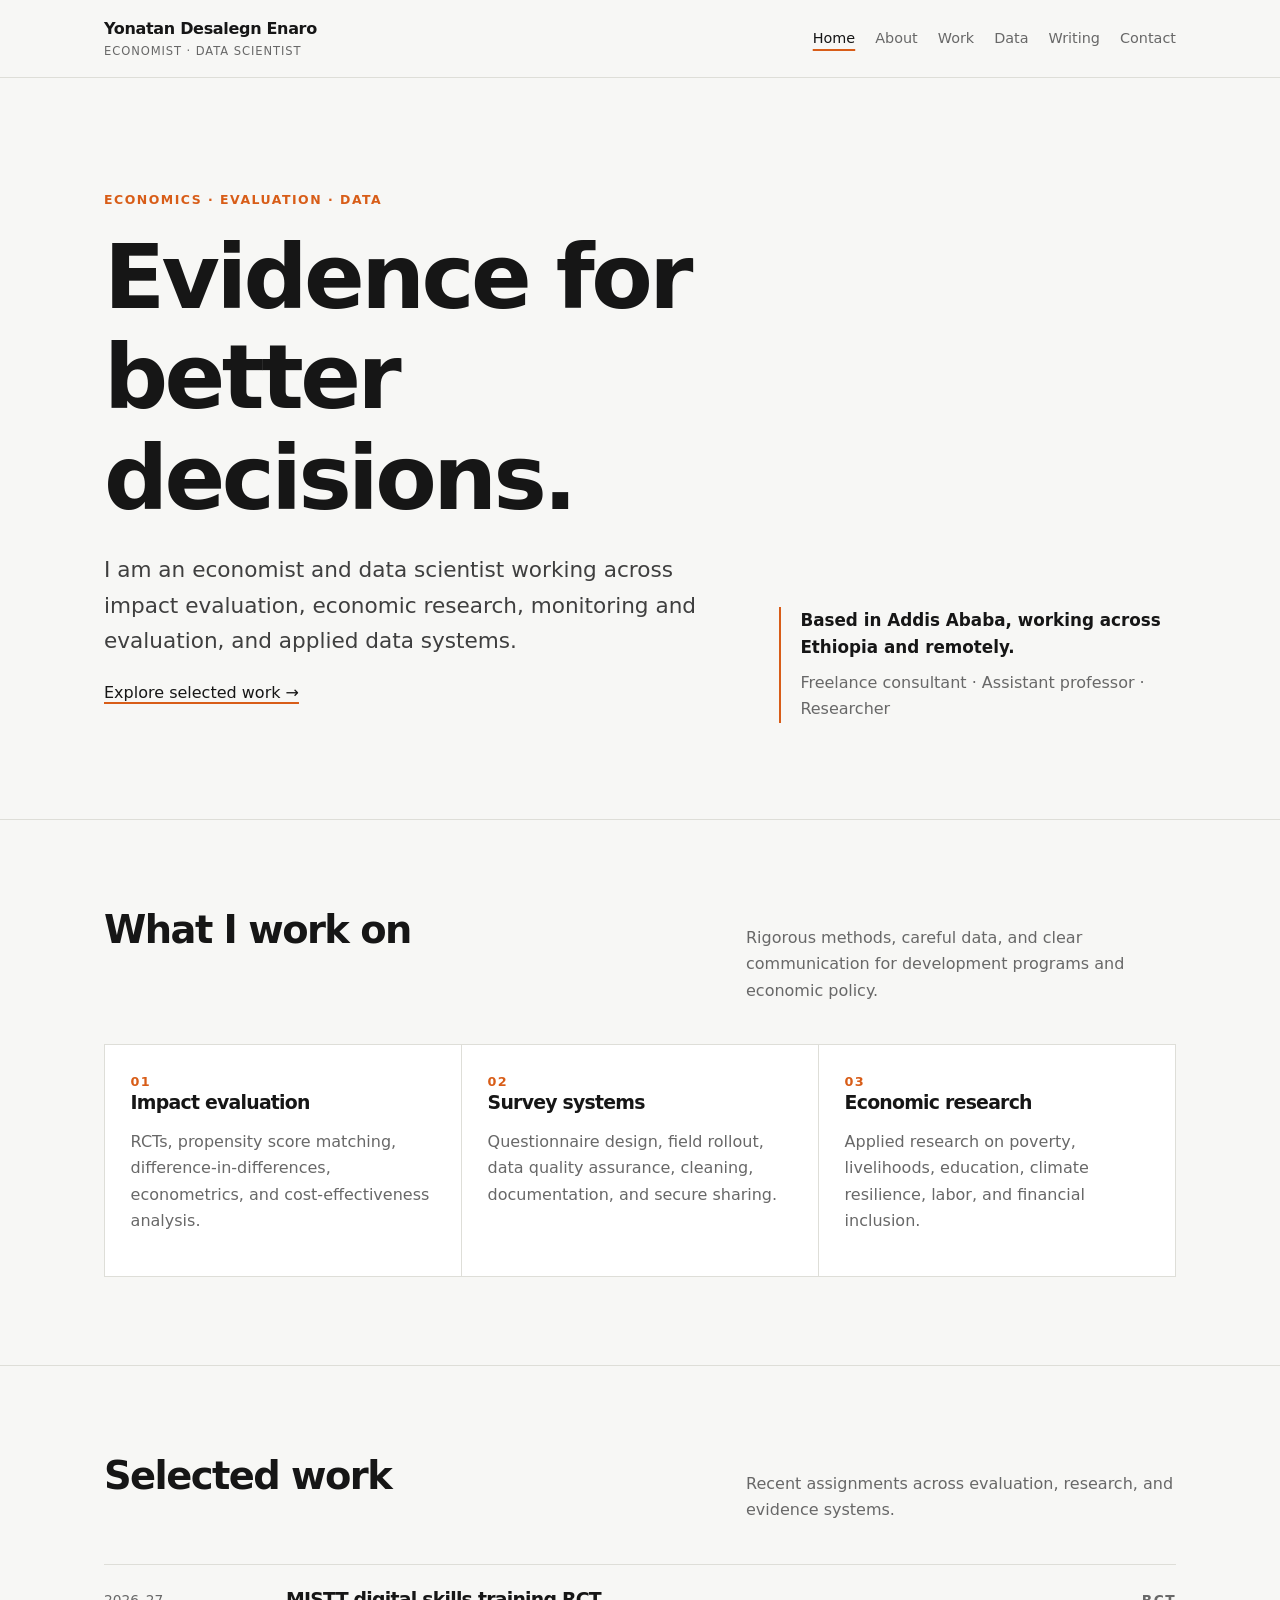
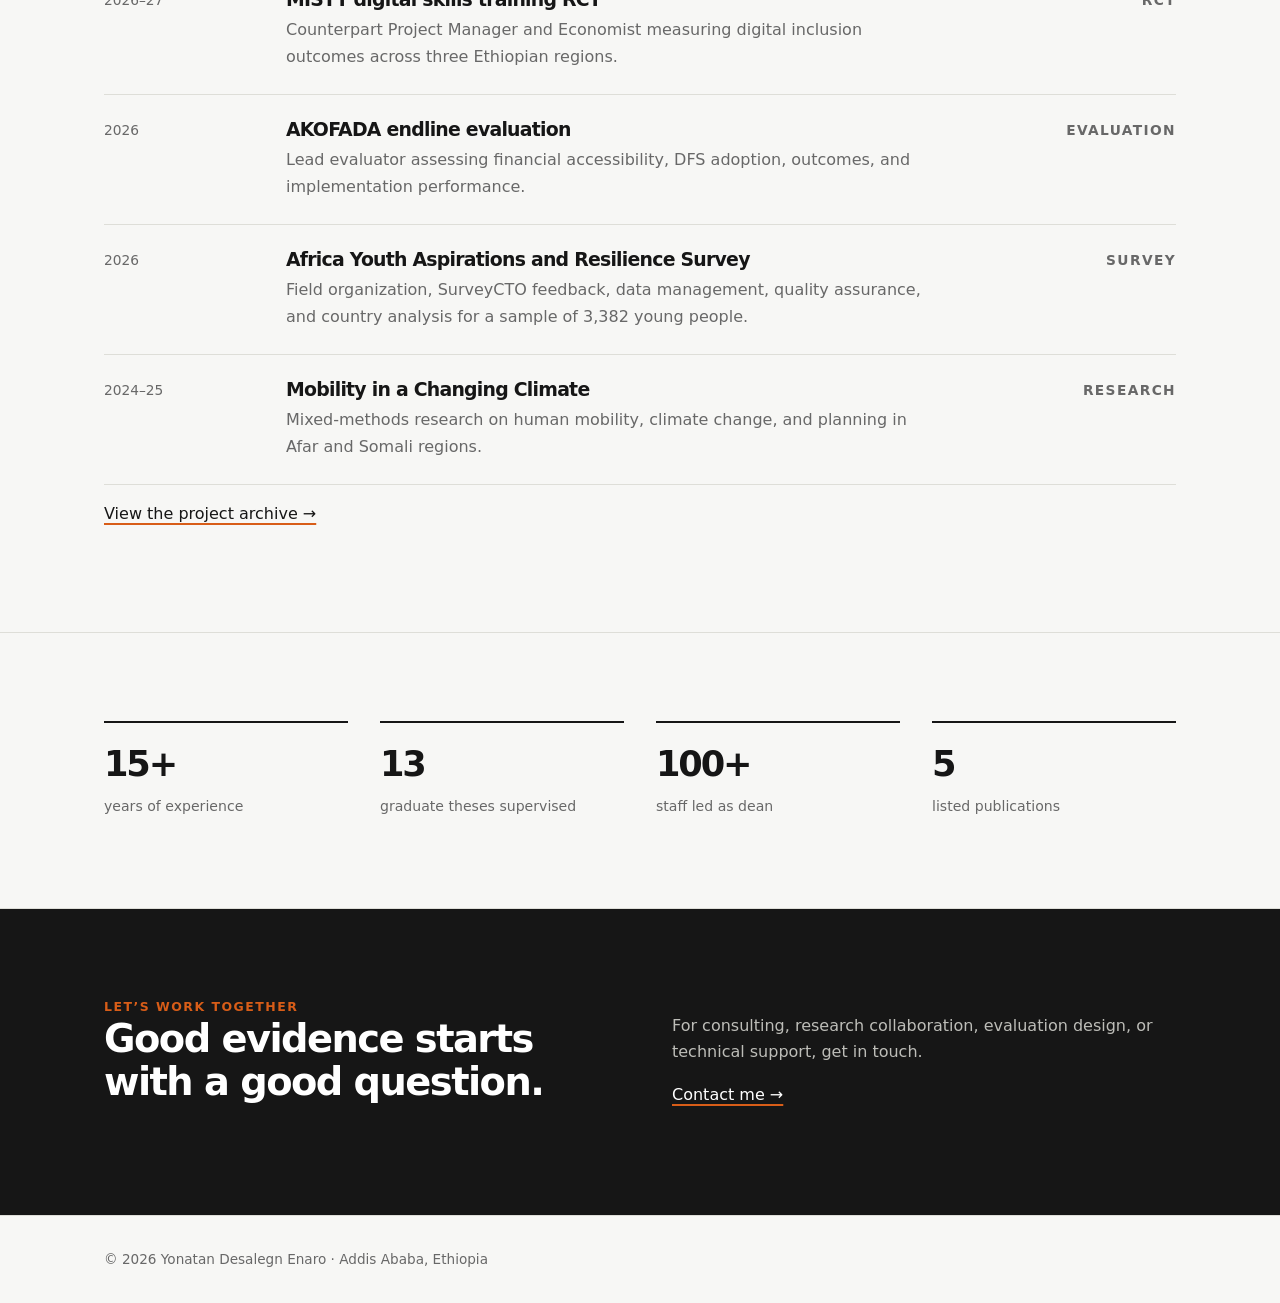
<file: index.html>
<!doctype html>
<html lang="en">
<head>
  <meta charset="utf-8"><meta name="viewport" content="width=device-width, initial-scale=1">
  <title>Yonatan Desalegn Enaro — Economist and Data Scientist</title>
  <meta name="description" content="Yonatan Desalegn Enaro is an economist and data scientist working on impact evaluation, economic research, and development evidence in Ethiopia.">
  <link rel="canonical" href="https://yambs4.github.io/">
  <meta name="author" content="Yonatan Desalegn Enaro"><meta name="theme-color" content="#f7f7f5">
  <meta property="og:type" content="website"><meta property="og:title" content="Yonatan Desalegn Enaro — Economist and Data Scientist"><meta property="og:description" content="Impact evaluation, economic research, monitoring and evaluation, and applied data systems."><meta property="og:url" content="https://yambs4.github.io/">
  <meta name="twitter:card" content="summary"><meta name="twitter:title" content="Yonatan Desalegn Enaro — Economist and Data Scientist"><meta name="twitter:description" content="Impact evaluation, economic research, monitoring and evaluation, and applied data systems.">
  <link rel="stylesheet" href="site.css">
  <script type="application/ld+json">{"@context":"https://schema.org","@type":"Person","name":"Yonatan Desalegn Enaro","url":"https://yambs4.github.io/","jobTitle":"Economist and Data Scientist","address":{"@type":"PostalAddress","addressLocality":"Addis Ababa","addressCountry":"ET"},"sameAs":["https://github.com/yambs4","https://www.linkedin.com/in/yonatan-desalegn-19670510/","https://scholar.google.com/citations?user=igsM6loAAAAJ"]}</script>
</head>
<body>
  <header class="site-header"><nav class="nav" aria-label="Main navigation">
    <a class="brand" href="index.html">Yonatan Desalegn Enaro<span>Economist · Data Scientist</span></a>
    <button class="menu-button" data-menu aria-expanded="false" aria-label="Open navigation">☰</button>
    <div class="nav-links" data-nav><a class="active" href="index.html">Home</a><a href="about.html">About</a><a href="projects.html">Work</a><a href="dashboard.html">Data</a><a href="blog/index.html">Writing</a><a href="contact.html">Contact</a></div>
  </nav></header>
  <main>
    <section class="hero"><div class="wrap hero-grid"><div><div class="eyebrow">Economics · Evaluation · Data</div><h1>Evidence for better decisions.</h1><p class="lead">I am an economist and data scientist working across impact evaluation, economic research, monitoring and evaluation, and applied data systems.</p><p><a class="link" href="projects.html">Explore selected work →</a></p></div><div class="hero-note"><strong>Based in Addis Ababa, working across Ethiopia and remotely.</strong><span>Freelance consultant · Assistant professor · Researcher</span></div></div></section>
    <section class="section"><div class="wrap"><div class="section-head"><h2>What I work on</h2><p>Rigorous methods, careful data, and clear communication for development programs and economic policy.</p></div><div class="grid-3"><article><div class="number">01</div><h3>Impact evaluation</h3><p class="muted">RCTs, propensity score matching, difference-in-differences, econometrics, and cost-effectiveness analysis.</p></article><article><div class="number">02</div><h3>Survey systems</h3><p class="muted">Questionnaire design, field rollout, data quality assurance, cleaning, documentation, and secure sharing.</p></article><article><div class="number">03</div><h3>Economic research</h3><p class="muted">Applied research on poverty, livelihoods, education, climate resilience, labor, and financial inclusion.</p></article></div></div></section>
    <section class="section"><div class="wrap"><div class="section-head"><h2>Selected work</h2><p>Recent assignments across evaluation, research, and evidence systems.</p></div><div class="work-list"><article class="work-item"><time>2026–27</time><div><h3>MISTT digital skills training RCT</h3><p>Counterpart Project Manager and Economist measuring digital inclusion outcomes across three Ethiopian regions.</p></div><span class="tag">RCT</span></article><article class="work-item"><time>2026</time><div><h3>AKOFADA endline evaluation</h3><p>Lead evaluator assessing financial accessibility, DFS adoption, outcomes, and implementation performance.</p></div><span class="tag">Evaluation</span></article><article class="work-item"><time>2026</time><div><h3>Africa Youth Aspirations and Resilience Survey</h3><p>Field organization, SurveyCTO feedback, data management, quality assurance, and country analysis for a sample of 3,382 young people.</p></div><span class="tag">Survey</span></article><article class="work-item"><time>2024–25</time><div><h3>Mobility in a Changing Climate</h3><p>Mixed-methods research on human mobility, climate change, and planning in Afar and Somali regions.</p></div><span class="tag">Research</span></article></div><p><a class="link" href="projects.html">View the project archive →</a></p></div></section>
    <section class="section"><div class="wrap"><div class="stats"><div class="stat"><strong>15+</strong><span>years of experience</span></div><div class="stat"><strong>13</strong><span>graduate theses supervised</span></div><div class="stat"><strong>100+</strong><span>staff led as dean</span></div><div class="stat"><strong>5</strong><span>listed publications</span></div></div></div></section>
    <section class="section cta"><div class="wrap two-col"><div><div class="eyebrow">Let’s work together</div><h2>Good evidence starts with a good question.</h2></div><div><p class="muted">For consulting, research collaboration, evaluation design, or technical support, get in touch.</p><p><a class="link" href="contact.html">Contact me →</a></p></div></div></section>
  </main>
  <footer class="footer"><div class="wrap">© 2026 Yonatan Desalegn Enaro · Addis Ababa, Ethiopia</div></footer><script src="site.js"></script>
</body></html>
</file>
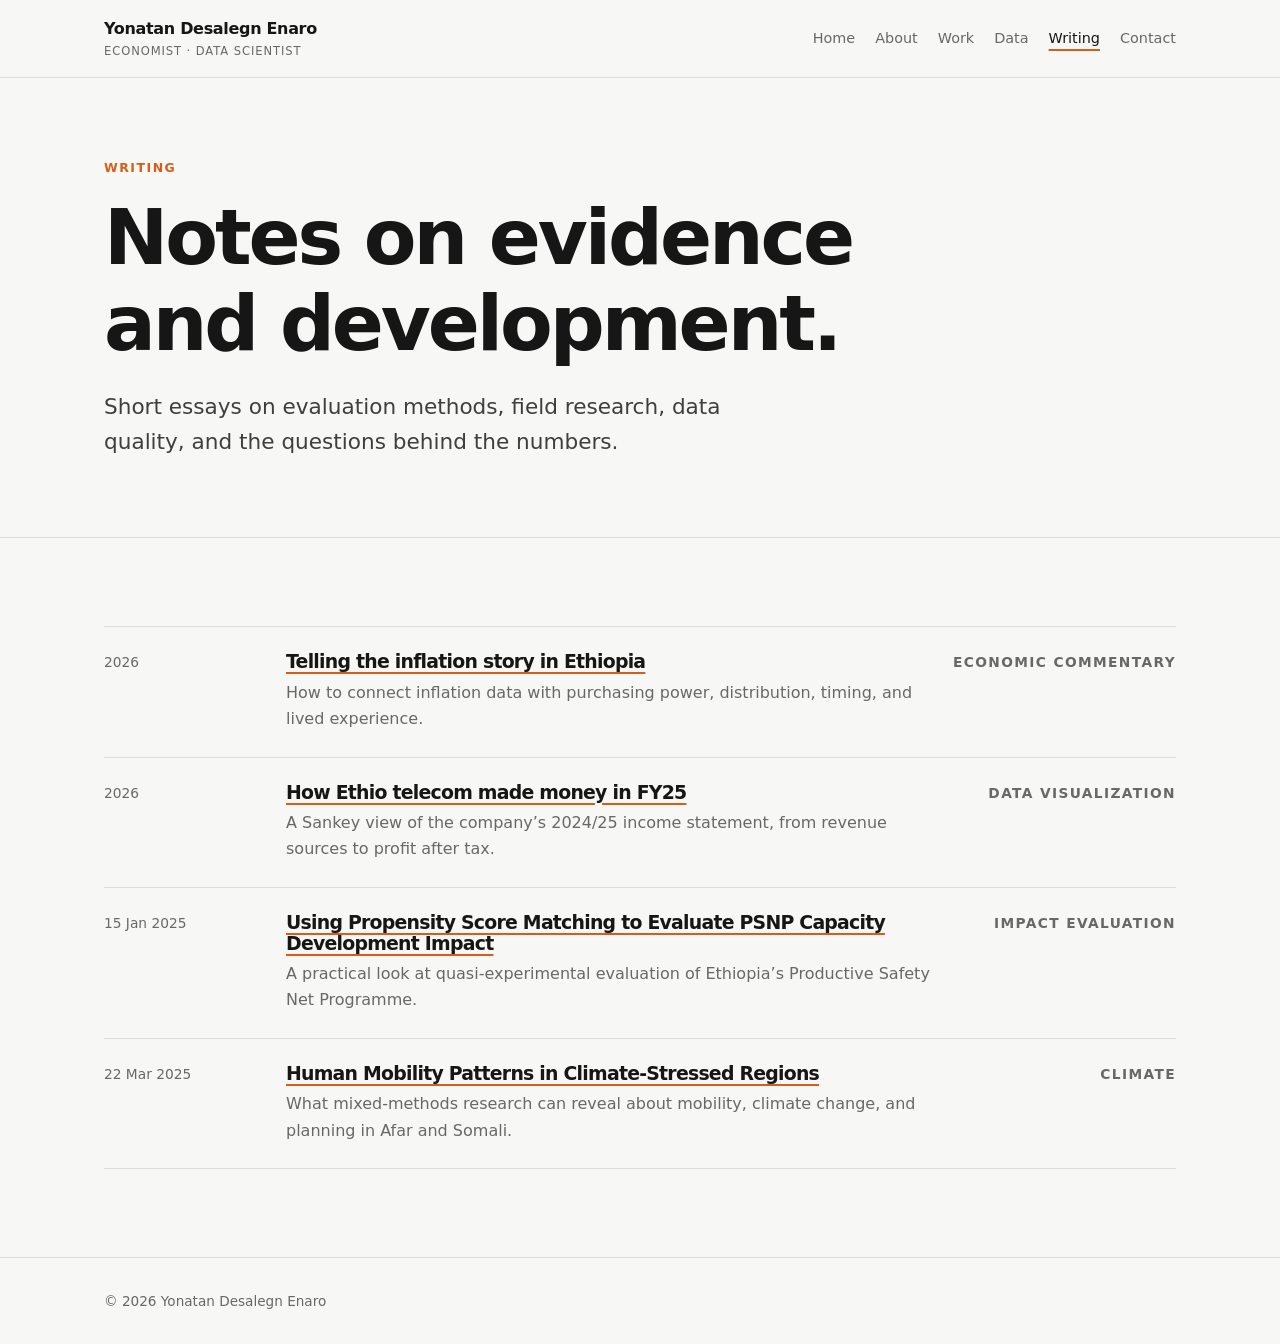
<file: blog/index.html>
<!doctype html><html lang="en"><head><meta charset="utf-8"><meta name="viewport" content="width=device-width, initial-scale=1"><title>Writing on Economics and Development — Yonatan Desalegn Enaro</title><meta name="description" content="Notes on impact evaluation, field research, data quality, economic commentary, and development evidence."><link rel="canonical" href="https://yambs4.github.io/blog/"><link rel="stylesheet" href="../site.css"></head><body>
<header class="site-header"><nav class="nav"><a class="brand" href="../index.html">Yonatan Desalegn Enaro<span>Economist · Data Scientist</span></a><button class="menu-button" data-menu aria-expanded="false">☰</button><div class="nav-links" data-nav><a href="../index.html">Home</a><a href="../about.html">About</a><a href="../projects.html">Work</a><a href="../dashboard.html">Data</a><a class="active" href="index.html">Writing</a><a href="../contact.html">Contact</a></div></nav></header>
<main><section class="page-intro"><div class="wrap"><div class="eyebrow">Writing</div><h1>Notes on evidence and development.</h1><p class="lead">Short essays on evaluation methods, field research, data quality, and the questions behind the numbers.</p></div></section><section class="section"><div class="wrap"><div class="work-list"><article class="work-item"><time>2026</time><div><h3><a class="link" href="posts/ethiopia-inflation-story.html">Telling the inflation story in Ethiopia</a></h3><p>How to connect inflation data with purchasing power, distribution, timing, and lived experience.</p></div><span class="tag">Economic commentary</span></article><article class="work-item"><time>2026</time><div><h3><a class="link" href="posts/ethio-telecom-fy25-sankey.html">How Ethio telecom made money in FY25</a></h3><p>A Sankey view of the company’s 2024/25 income statement, from revenue sources to profit after tax.</p></div><span class="tag">Data visualization</span></article><article class="work-item"><time>15 Jan 2025</time><div><h3><a class="link" href="posts/psnp-impact-evaluation.html">Using Propensity Score Matching to Evaluate PSNP Capacity Development Impact</a></h3><p>A practical look at quasi-experimental evaluation of Ethiopia’s Productive Safety Net Programme.</p></div><span class="tag">Impact evaluation</span></article><article class="work-item"><time>22 Mar 2025</time><div><h3><a class="link" href="posts/climate-mobility-analysis.html">Human Mobility Patterns in Climate-Stressed Regions</a></h3><p>What mixed-methods research can reveal about mobility, climate change, and planning in Afar and Somali.</p></div><span class="tag">Climate</span></article></div></div></section></main><footer class="footer"><div class="wrap">© 2026 Yonatan Desalegn Enaro</div></footer><script src="../site.js"></script></body></html>
</file>
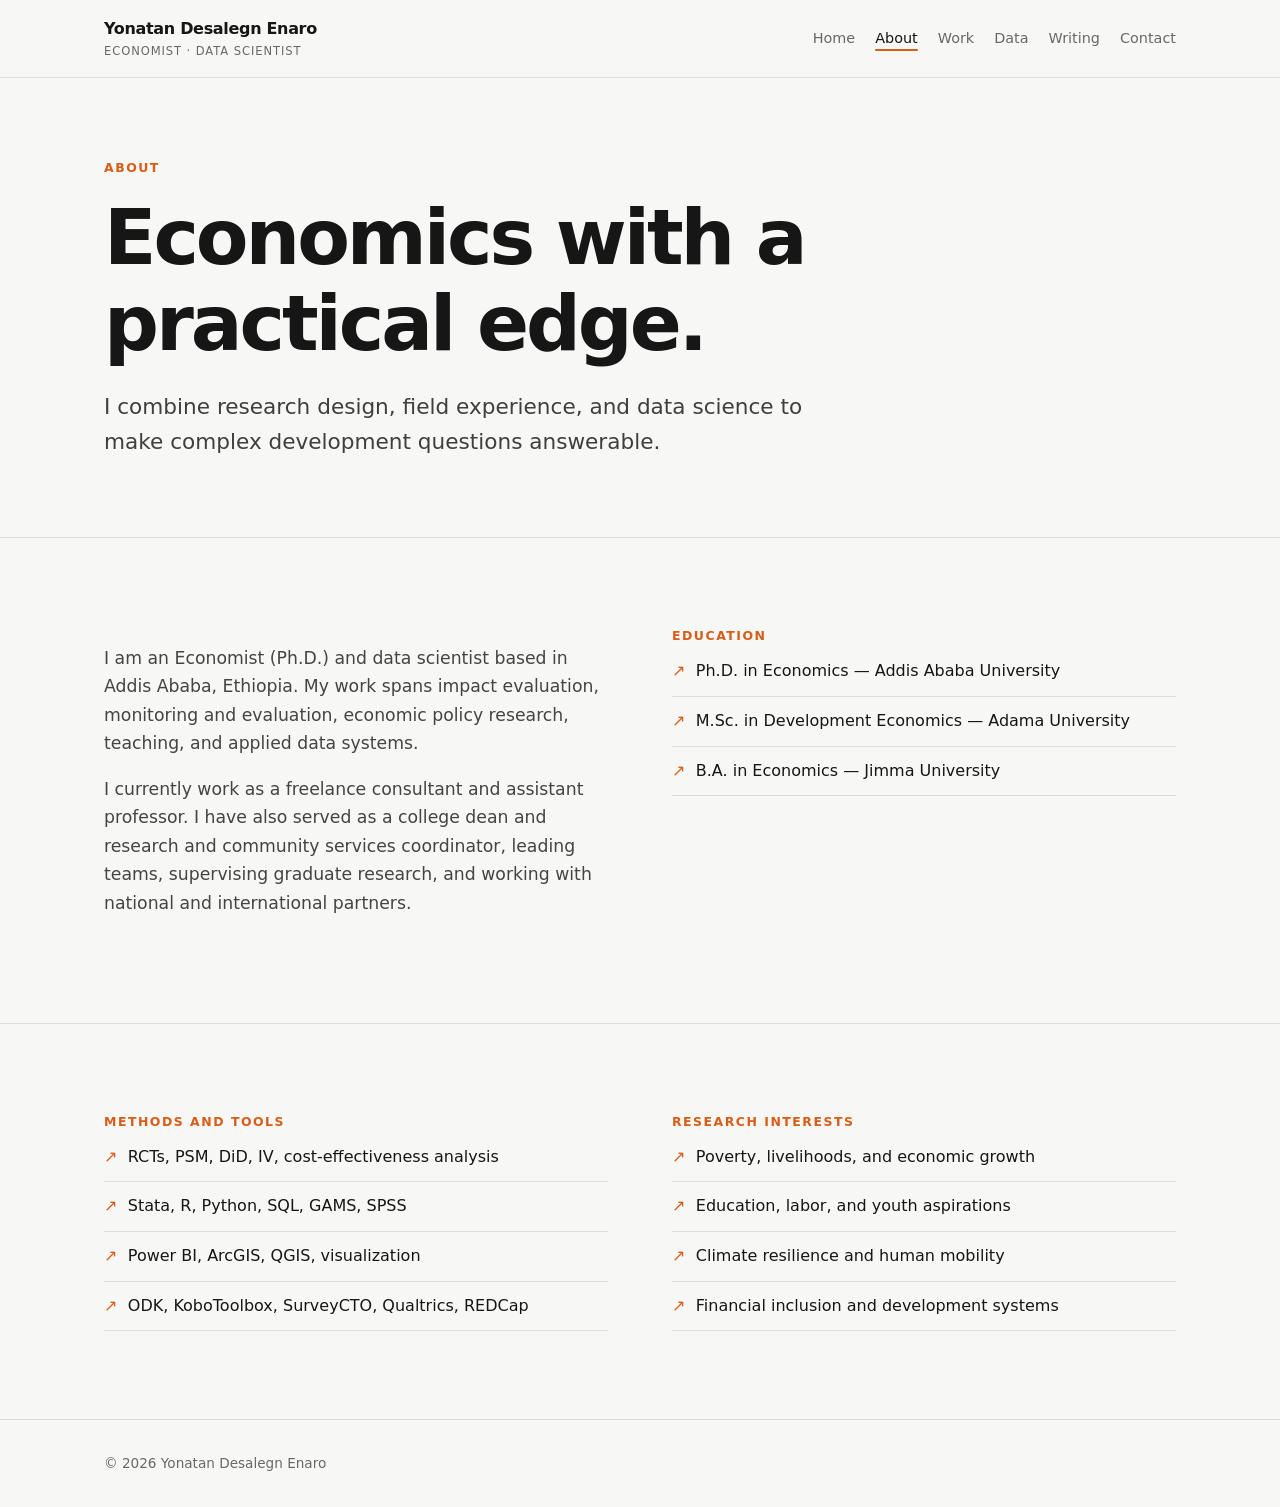
<file: about.html>
<!doctype html><html lang="en"><head><meta charset="utf-8"><meta name="viewport" content="width=device-width, initial-scale=1"><title>About — Yonatan Desalegn Enaro</title><meta name="description" content="About Yonatan Desalegn Enaro, an economist and data scientist working in impact evaluation, economic research, and development evidence."><link rel="canonical" href="https://yambs4.github.io/about.html"><link rel="stylesheet" href="site.css"></head><body>
<header class="site-header"><nav class="nav"><a class="brand" href="index.html">Yonatan Desalegn Enaro<span>Economist · Data Scientist</span></a><button class="menu-button" data-menu aria-expanded="false">☰</button><div class="nav-links" data-nav><a href="index.html">Home</a><a class="active" href="about.html">About</a><a href="projects.html">Work</a><a href="dashboard.html">Data</a><a href="blog/index.html">Writing</a><a href="contact.html">Contact</a></div></nav></header>
<main><section class="page-intro"><div class="wrap"><div class="eyebrow">About</div><h1>Economics with a practical edge.</h1><p class="lead">I combine research design, field experience, and data science to make complex development questions answerable.</p></div></section>
<section class="section"><div class="wrap two-col"><div class="prose"><p>I am an Economist (Ph.D.) and data scientist based in Addis Ababa, Ethiopia. My work spans impact evaluation, monitoring and evaluation, economic policy research, teaching, and applied data systems.</p><p>I currently work as a freelance consultant and assistant professor. I have also served as a college dean and research and community services coordinator, leading teams, supervising graduate research, and working with national and international partners.</p></div><div><div class="eyebrow">Education</div><ul class="list"><li>Ph.D. in Economics — Addis Ababa University</li><li>M.Sc. in Development Economics — Adama University</li><li>B.A. in Economics — Jimma University</li></ul></div></div></section>
<section class="section"><div class="wrap two-col"><div><div class="eyebrow">Methods and tools</div><ul class="list"><li>RCTs, PSM, DiD, IV, cost-effectiveness analysis</li><li>Stata, R, Python, SQL, GAMS, SPSS</li><li>Power BI, ArcGIS, QGIS, visualization</li><li>ODK, KoboToolbox, SurveyCTO, Qualtrics, REDCap</li></ul></div><div><div class="eyebrow">Research interests</div><ul class="list"><li>Poverty, livelihoods, and economic growth</li><li>Education, labor, and youth aspirations</li><li>Climate resilience and human mobility</li><li>Financial inclusion and development systems</li></ul></div></div></section></main><footer class="footer"><div class="wrap">© 2026 Yonatan Desalegn Enaro</div></footer><script src="site.js"></script></body></html>
</file>
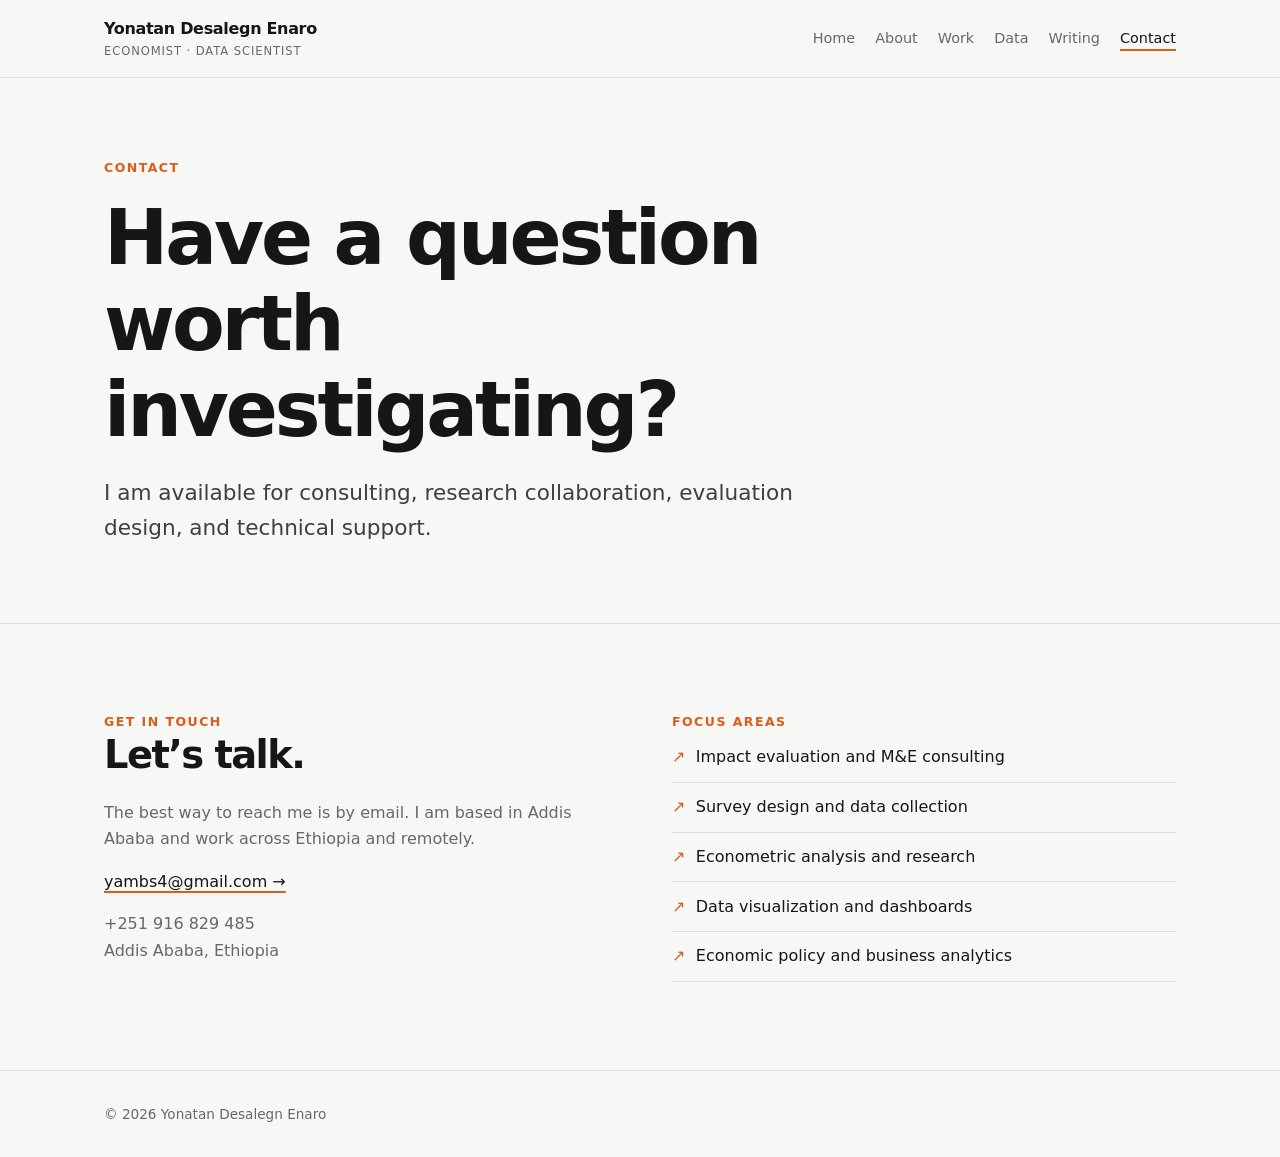
<file: contact.html>
<!doctype html><html lang="en"><head><meta charset="utf-8"><meta name="viewport" content="width=device-width, initial-scale=1"><title>Contact — Yonatan Desalegn Enaro</title><meta name="description" content="Contact Yonatan Desalegn Enaro for consulting, research collaboration, evaluation design, and technical support."><link rel="canonical" href="https://yambs4.github.io/contact.html"><link rel="stylesheet" href="site.css"></head><body>
<header class="site-header"><nav class="nav"><a class="brand" href="index.html">Yonatan Desalegn Enaro<span>Economist · Data Scientist</span></a><button class="menu-button" data-menu aria-expanded="false">☰</button><div class="nav-links" data-nav><a href="index.html">Home</a><a href="about.html">About</a><a href="projects.html">Work</a><a href="dashboard.html">Data</a><a href="blog/index.html">Writing</a><a class="active" href="contact.html">Contact</a></div></nav></header>
<main><section class="page-intro"><div class="wrap"><div class="eyebrow">Contact</div><h1>Have a question worth investigating?</h1><p class="lead">I am available for consulting, research collaboration, evaluation design, and technical support.</p></div></section><section class="section"><div class="wrap two-col"><div><div class="eyebrow">Get in touch</div><h2>Let’s talk.</h2><p class="muted">The best way to reach me is by email. I am based in Addis Ababa and work across Ethiopia and remotely.</p><p><a class="link" href="mailto:yambs4@gmail.com">yambs4@gmail.com →</a></p><p class="muted">+251 916 829 485<br>Addis Ababa, Ethiopia</p></div><div><div class="eyebrow">Focus areas</div><ul class="list"><li>Impact evaluation and M&E consulting</li><li>Survey design and data collection</li><li>Econometric analysis and research</li><li>Data visualization and dashboards</li><li>Economic policy and business analytics</li></ul></div></div></section></main><footer class="footer"><div class="wrap">© 2026 Yonatan Desalegn Enaro</div></footer><script src="site.js"></script></body></html>
</file>
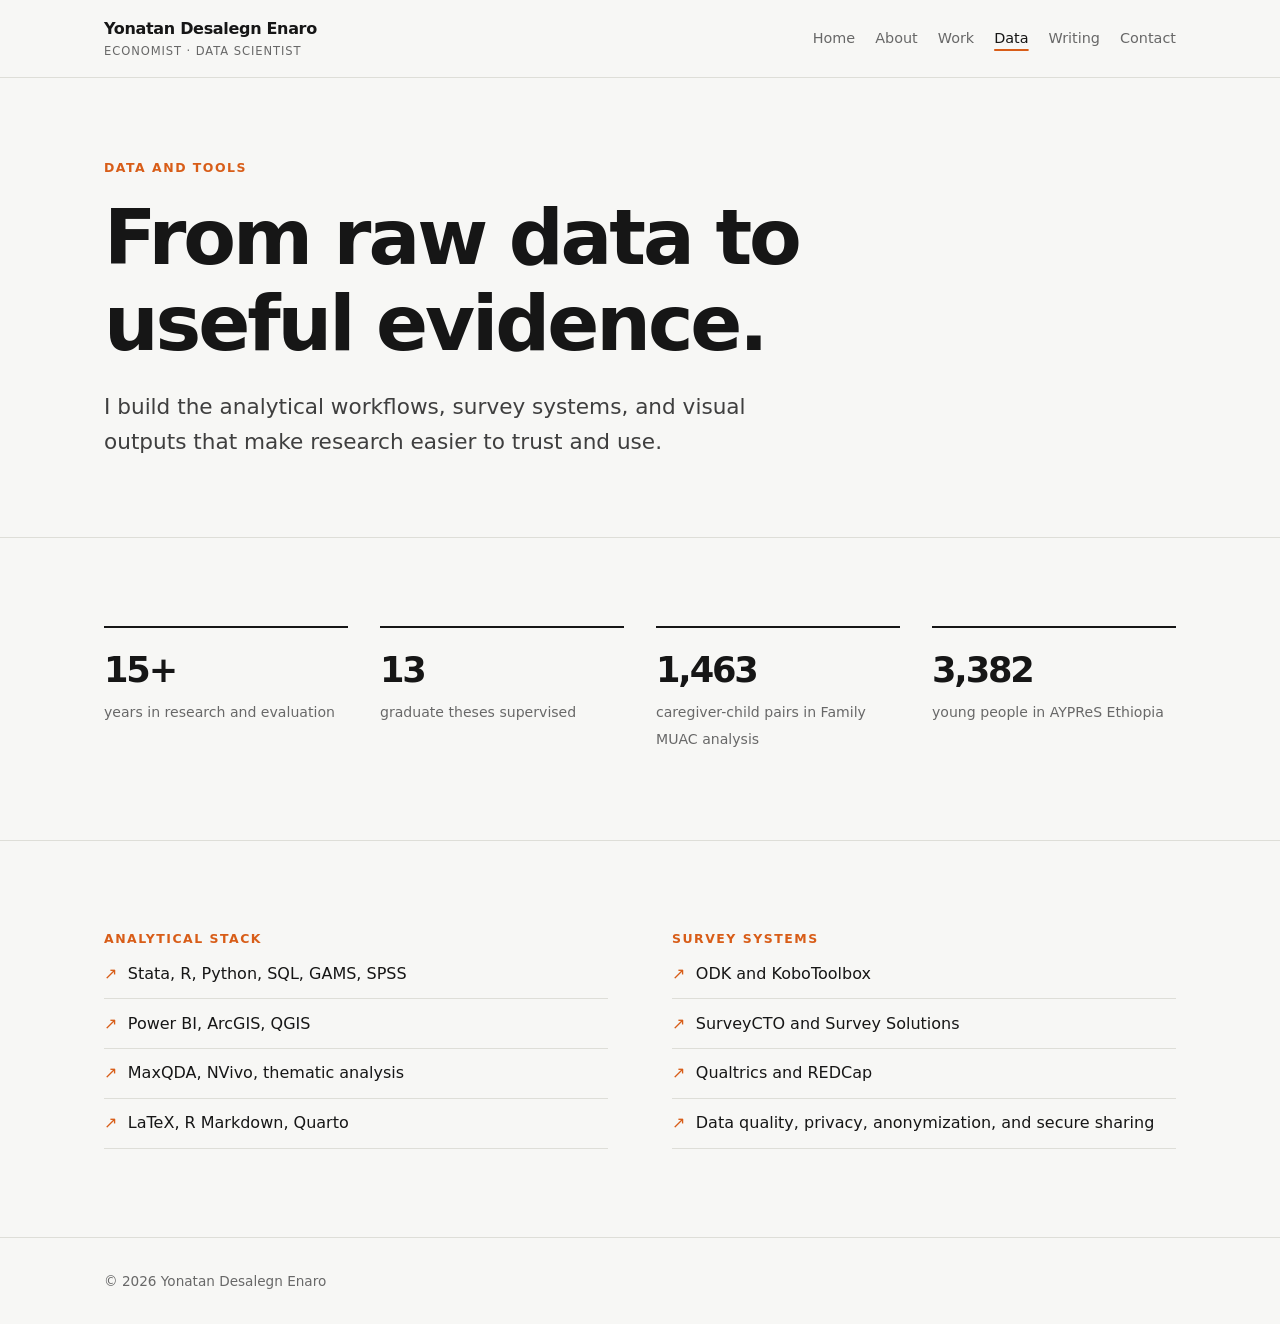
<file: dashboard.html>
<!doctype html><html lang="en"><head><meta charset="utf-8"><meta name="viewport" content="width=device-width, initial-scale=1"><title>Data and Tools — Yonatan Desalegn Enaro</title><meta name="description" content="Analytical tools, survey systems, and data workflows used by economist and data scientist Yonatan Desalegn Enaro."><link rel="canonical" href="https://yambs4.github.io/dashboard.html"><link rel="stylesheet" href="site.css"></head><body>
<header class="site-header"><nav class="nav"><a class="brand" href="index.html">Yonatan Desalegn Enaro<span>Economist · Data Scientist</span></a><button class="menu-button" data-menu aria-expanded="false">☰</button><div class="nav-links" data-nav><a href="index.html">Home</a><a href="about.html">About</a><a href="projects.html">Work</a><a class="active" href="dashboard.html">Data</a><a href="blog/index.html">Writing</a><a href="contact.html">Contact</a></div></nav></header>
<main><section class="page-intro"><div class="wrap"><div class="eyebrow">Data and tools</div><h1>From raw data to useful evidence.</h1><p class="lead">I build the analytical workflows, survey systems, and visual outputs that make research easier to trust and use.</p></div></section><section class="section"><div class="wrap"><div class="stats"><div class="stat"><strong>15+</strong><span>years in research and evaluation</span></div><div class="stat"><strong>13</strong><span>graduate theses supervised</span></div><div class="stat"><strong>1,463</strong><span>caregiver-child pairs in Family MUAC analysis</span></div><div class="stat"><strong>3,382</strong><span>young people in AYPReS Ethiopia</span></div></div></div></section><section class="section"><div class="wrap two-col"><div><div class="eyebrow">Analytical stack</div><ul class="list"><li>Stata, R, Python, SQL, GAMS, SPSS</li><li>Power BI, ArcGIS, QGIS</li><li>MaxQDA, NVivo, thematic analysis</li><li>LaTeX, R Markdown, Quarto</li></ul></div><div><div class="eyebrow">Survey systems</div><ul class="list"><li>ODK and KoboToolbox</li><li>SurveyCTO and Survey Solutions</li><li>Qualtrics and REDCap</li><li>Data quality, privacy, anonymization, and secure sharing</li></ul></div></div></section></main><footer class="footer"><div class="wrap">© 2026 Yonatan Desalegn Enaro</div></footer><script src="site.js"></script></body></html>
</file>
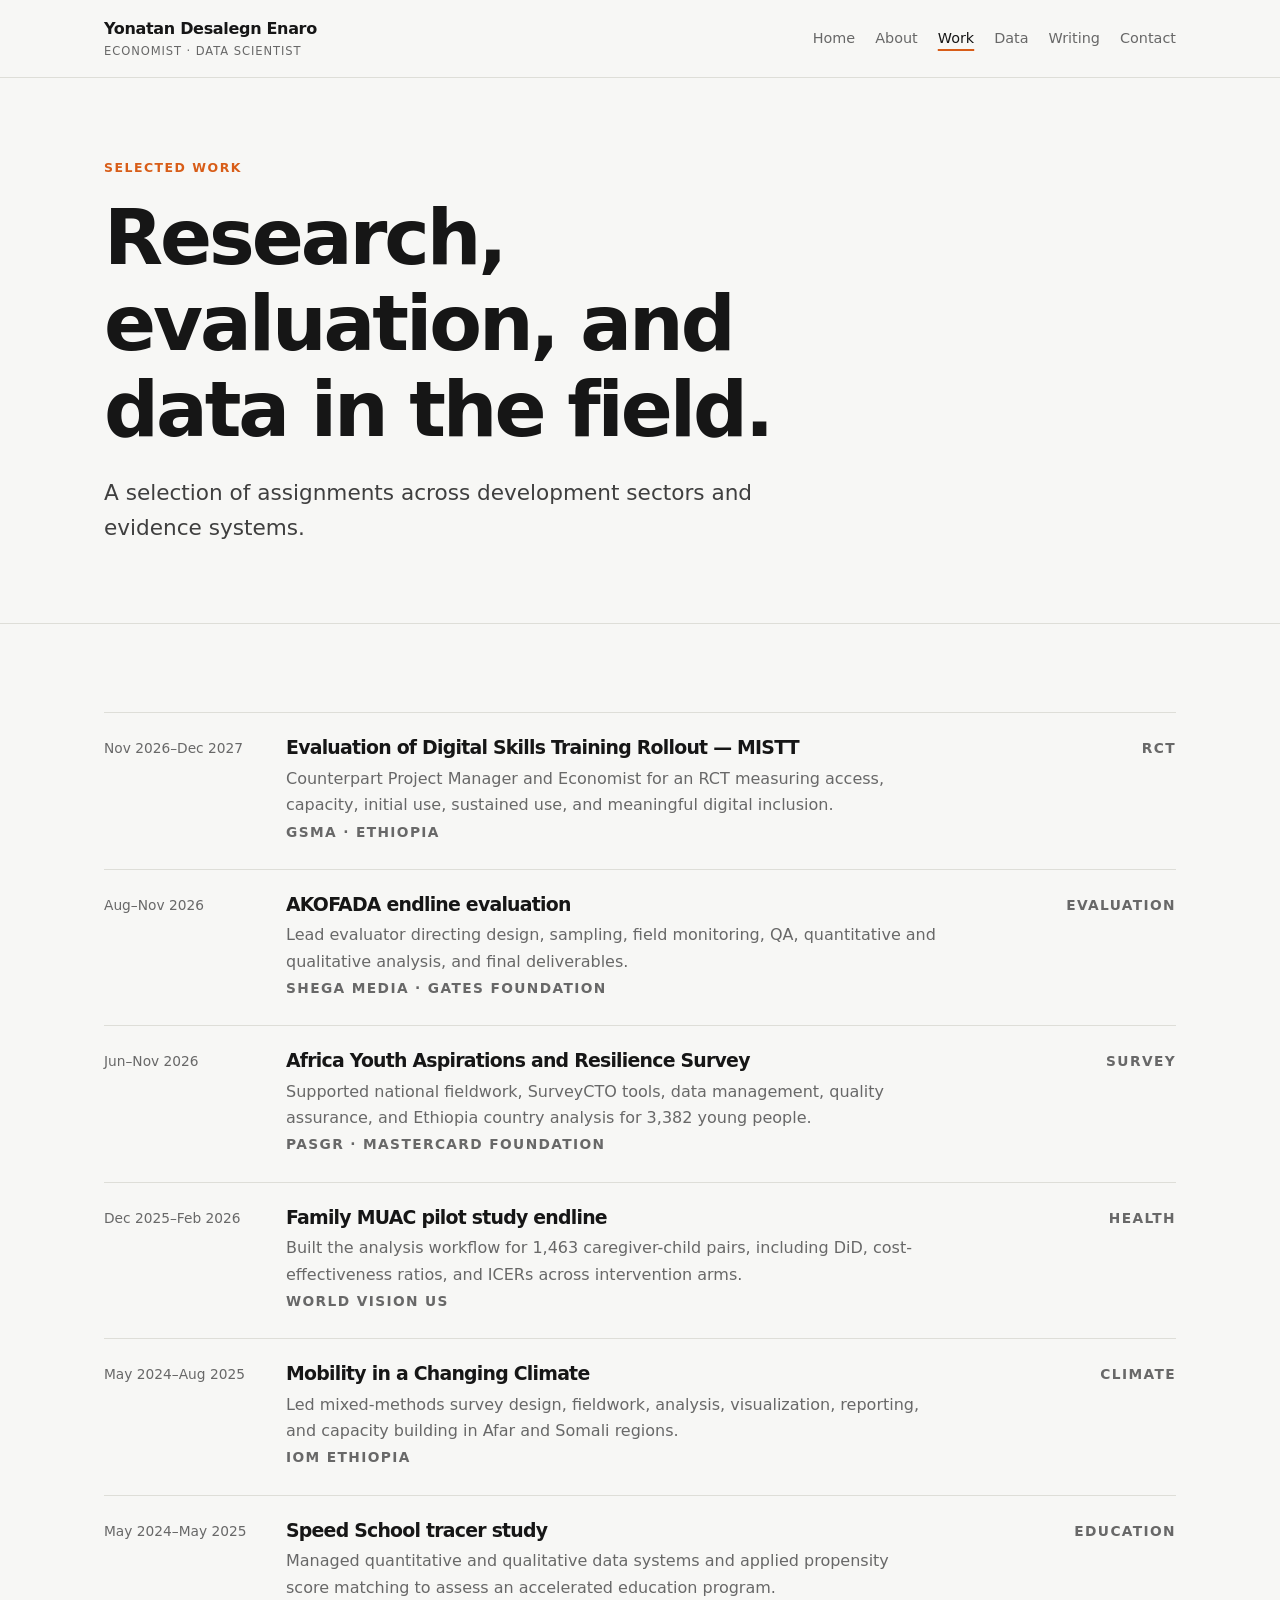
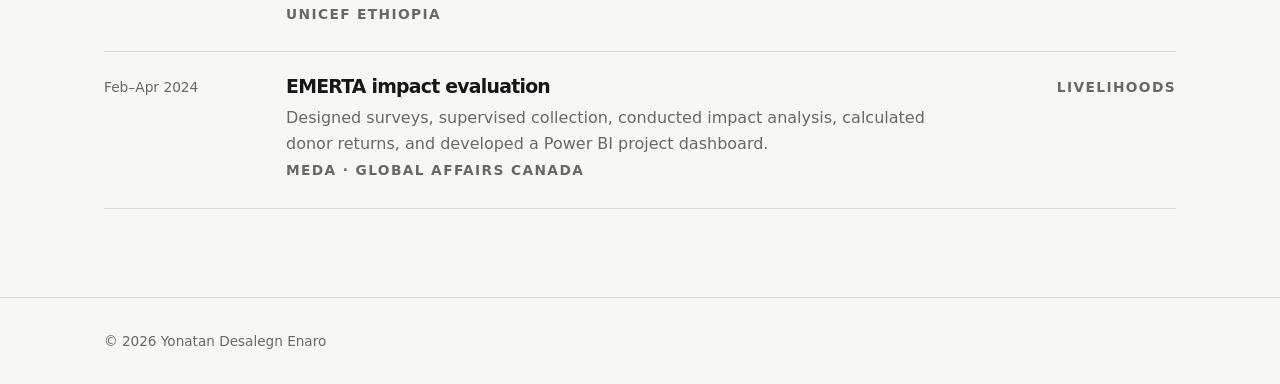
<file: projects.html>
<!doctype html><html lang="en"><head><meta charset="utf-8"><meta name="viewport" content="width=device-width, initial-scale=1"><title>Work — Yonatan Desalegn Enaro</title><meta name="description" content="Selected impact evaluation, survey, climate, health, education, and livelihoods projects by Yonatan Desalegn Enaro."><link rel="canonical" href="https://yambs4.github.io/projects.html"><link rel="stylesheet" href="site.css"></head><body>
<header class="site-header"><nav class="nav"><a class="brand" href="index.html">Yonatan Desalegn Enaro<span>Economist · Data Scientist</span></a><button class="menu-button" data-menu aria-expanded="false">☰</button><div class="nav-links" data-nav><a href="index.html">Home</a><a href="about.html">About</a><a class="active" href="projects.html">Work</a><a href="dashboard.html">Data</a><a href="blog/index.html">Writing</a><a href="contact.html">Contact</a></div></nav></header>
<main><section class="page-intro"><div class="wrap"><div class="eyebrow">Selected work</div><h1>Research, evaluation, and data in the field.</h1><p class="lead">A selection of assignments across development sectors and evidence systems.</p></div></section>
<section class="section"><div class="wrap"><div class="work-list"><article class="work-item"><time>Nov 2026–Dec 2027</time><div><h3>Evaluation of Digital Skills Training Rollout — MISTT</h3><p>Counterpart Project Manager and Economist for an RCT measuring access, capacity, initial use, sustained use, and meaningful digital inclusion.</p><span class="tag">GSMA · Ethiopia</span></div><span class="tag">RCT</span></article><article class="work-item"><time>Aug–Nov 2026</time><div><h3>AKOFADA endline evaluation</h3><p>Lead evaluator directing design, sampling, field monitoring, QA, quantitative and qualitative analysis, and final deliverables.</p><span class="tag">Shega Media · Gates Foundation</span></div><span class="tag">Evaluation</span></article><article class="work-item"><time>Jun–Nov 2026</time><div><h3>Africa Youth Aspirations and Resilience Survey</h3><p>Supported national fieldwork, SurveyCTO tools, data management, quality assurance, and Ethiopia country analysis for 3,382 young people.</p><span class="tag">PASGR · Mastercard Foundation</span></div><span class="tag">Survey</span></article><article class="work-item"><time>Dec 2025–Feb 2026</time><div><h3>Family MUAC pilot study endline</h3><p>Built the analysis workflow for 1,463 caregiver-child pairs, including DiD, cost-effectiveness ratios, and ICERs across intervention arms.</p><span class="tag">World Vision US</span></div><span class="tag">Health</span></article><article class="work-item"><time>May 2024–Aug 2025</time><div><h3>Mobility in a Changing Climate</h3><p>Led mixed-methods survey design, fieldwork, analysis, visualization, reporting, and capacity building in Afar and Somali regions.</p><span class="tag">IOM Ethiopia</span></div><span class="tag">Climate</span></article><article class="work-item"><time>May 2024–May 2025</time><div><h3>Speed School tracer study</h3><p>Managed quantitative and qualitative data systems and applied propensity score matching to assess an accelerated education program.</p><span class="tag">UNICEF Ethiopia</span></div><span class="tag">Education</span></article><article class="work-item"><time>Feb–Apr 2024</time><div><h3>EMERTA impact evaluation</h3><p>Designed surveys, supervised collection, conducted impact analysis, calculated donor returns, and developed a Power BI project dashboard.</p><span class="tag">MEDA · Global Affairs Canada</span></div><span class="tag">Livelihoods</span></article></div></div></section></main><footer class="footer"><div class="wrap">© 2026 Yonatan Desalegn Enaro</div></footer><script src="site.js"></script></body></html>
</file>
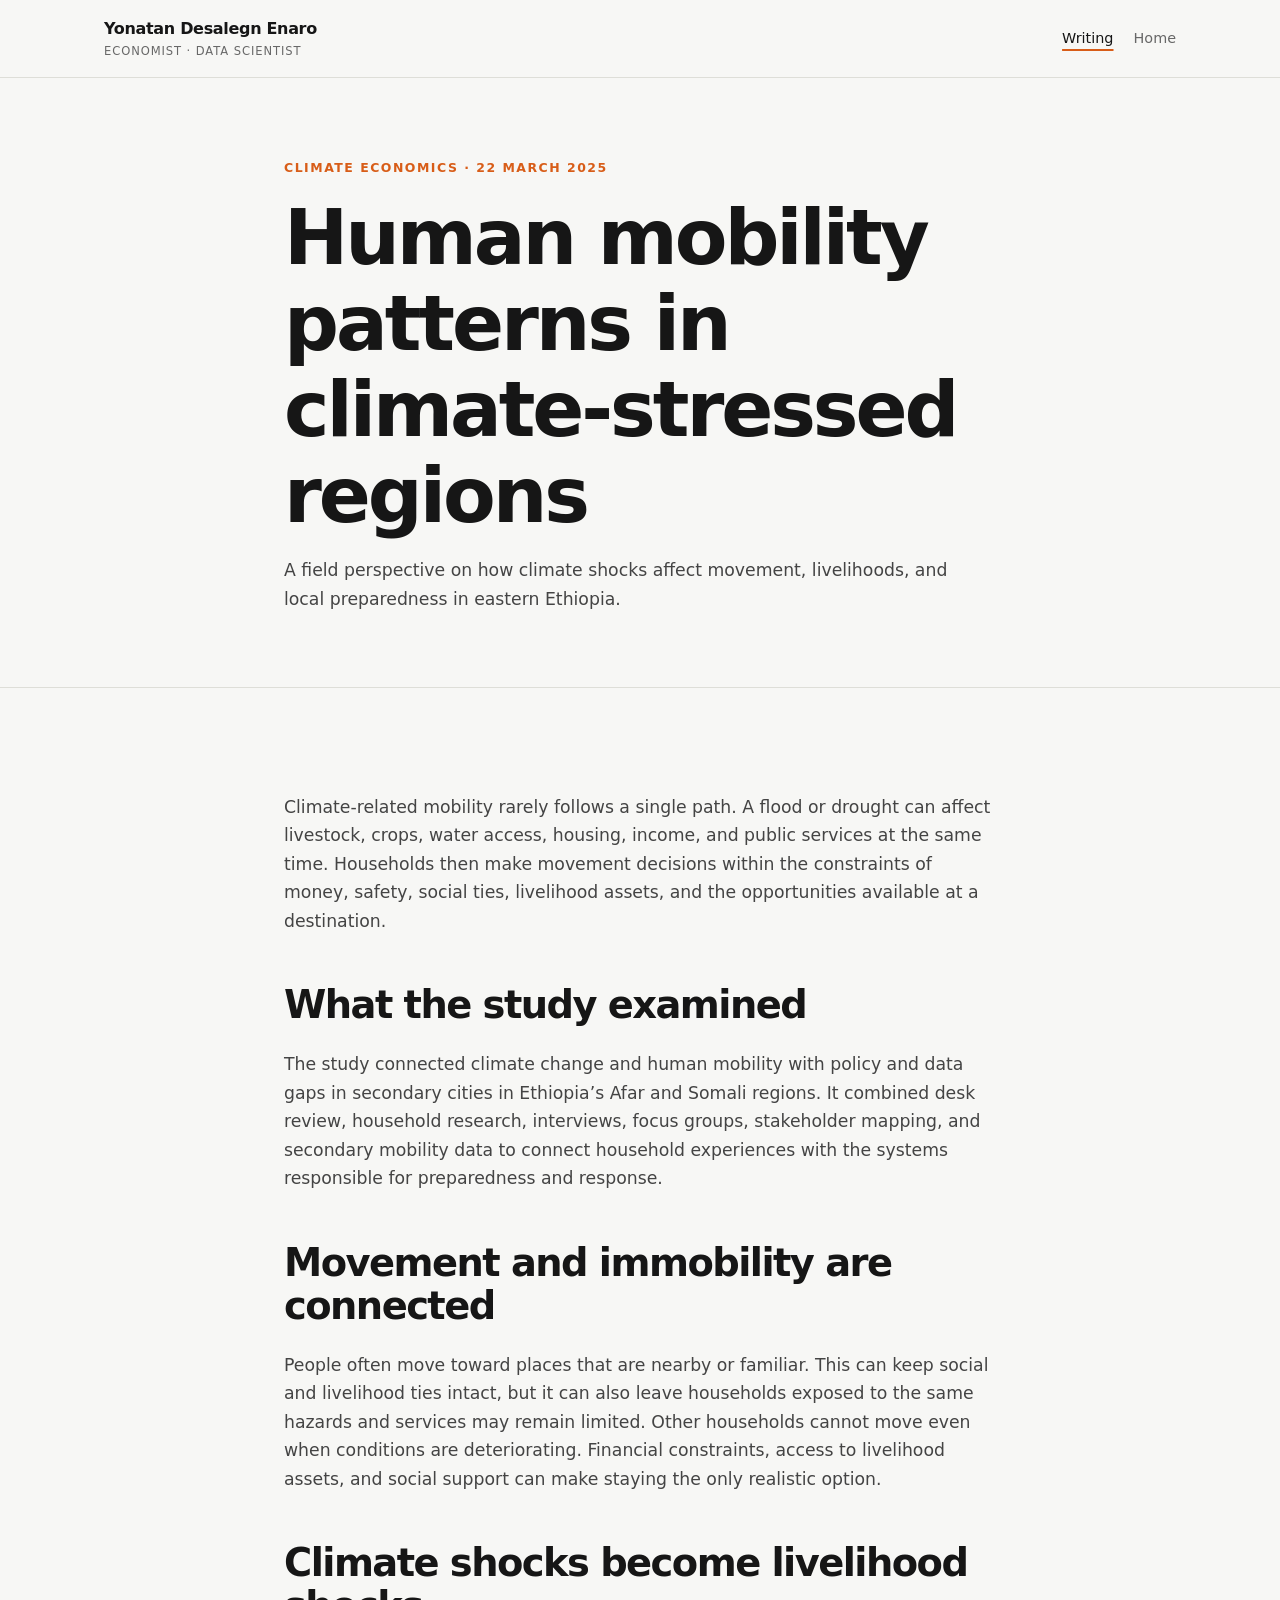
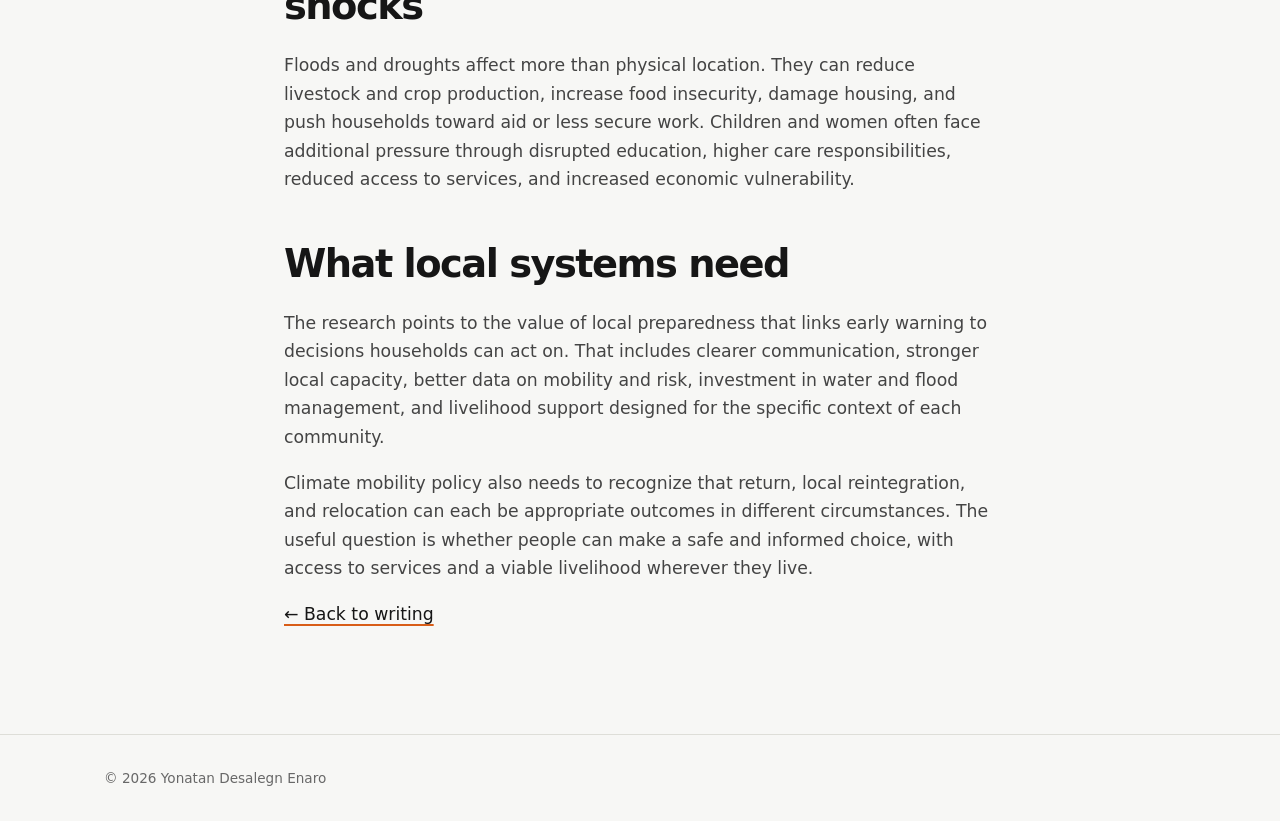
<file: blog/posts/climate-mobility-analysis.html>
<!doctype html><html lang="en"><head><meta charset="utf-8"><meta name="viewport" content="width=device-width, initial-scale=1"><title>Human Mobility Patterns in Climate-Stressed Regions — Yonatan Desalegn Enaro</title><meta name="description" content="A field perspective on climate mobility, livelihoods, local preparedness, and adaptation in eastern Ethiopia."><link rel="canonical" href="https://yambs4.github.io/blog/posts/climate-mobility-analysis.html"><link rel="stylesheet" href="../../site.css"></head><body>
<header class="site-header"><nav class="nav"><a class="brand" href="../../index.html">Yonatan Desalegn Enaro<span>Economist · Data Scientist</span></a><button class="menu-button" data-menu aria-expanded="false">☰</button><div class="nav-links" data-nav><a class="active" href="../index.html">Writing</a><a href="../../index.html">Home</a></div></nav></header>
<main><article class="page-intro"><div class="wrap prose"><div class="eyebrow">Climate economics · 22 March 2025</div><h1>Human mobility patterns in climate-stressed regions</h1><p class="lead">A field perspective on how climate shocks affect movement, livelihoods, and local preparedness in eastern Ethiopia.</p></div></article><section class="section"><div class="wrap prose"><p>Climate-related mobility rarely follows a single path. A flood or drought can affect livestock, crops, water access, housing, income, and public services at the same time. Households then make movement decisions within the constraints of money, safety, social ties, livelihood assets, and the opportunities available at a destination.</p><h2>What the study examined</h2><p>The study connected climate change and human mobility with policy and data gaps in secondary cities in Ethiopia’s Afar and Somali regions. It combined desk review, household research, interviews, focus groups, stakeholder mapping, and secondary mobility data to connect household experiences with the systems responsible for preparedness and response.</p><h2>Movement and immobility are connected</h2><p>People often move toward places that are nearby or familiar. This can keep social and livelihood ties intact, but it can also leave households exposed to the same hazards and services may remain limited. Other households cannot move even when conditions are deteriorating. Financial constraints, access to livelihood assets, and social support can make staying the only realistic option.</p><h2>Climate shocks become livelihood shocks</h2><p>Floods and droughts affect more than physical location. They can reduce livestock and crop production, increase food insecurity, damage housing, and push households toward aid or less secure work. Children and women often face additional pressure through disrupted education, higher care responsibilities, reduced access to services, and increased economic vulnerability.</p><h2>What local systems need</h2><p>The research points to the value of local preparedness that links early warning to decisions households can act on. That includes clearer communication, stronger local capacity, better data on mobility and risk, investment in water and flood management, and livelihood support designed for the specific context of each community.</p><p>Climate mobility policy also needs to recognize that return, local reintegration, and relocation can each be appropriate outcomes in different circumstances. The useful question is whether people can make a safe and informed choice, with access to services and a viable livelihood wherever they live.</p><p><a class="link" href="../index.html">← Back to writing</a></p></div></section></main><footer class="footer"><div class="wrap">© 2026 Yonatan Desalegn Enaro</div></footer><script src="../../site.js"></script></body></html>
</file>
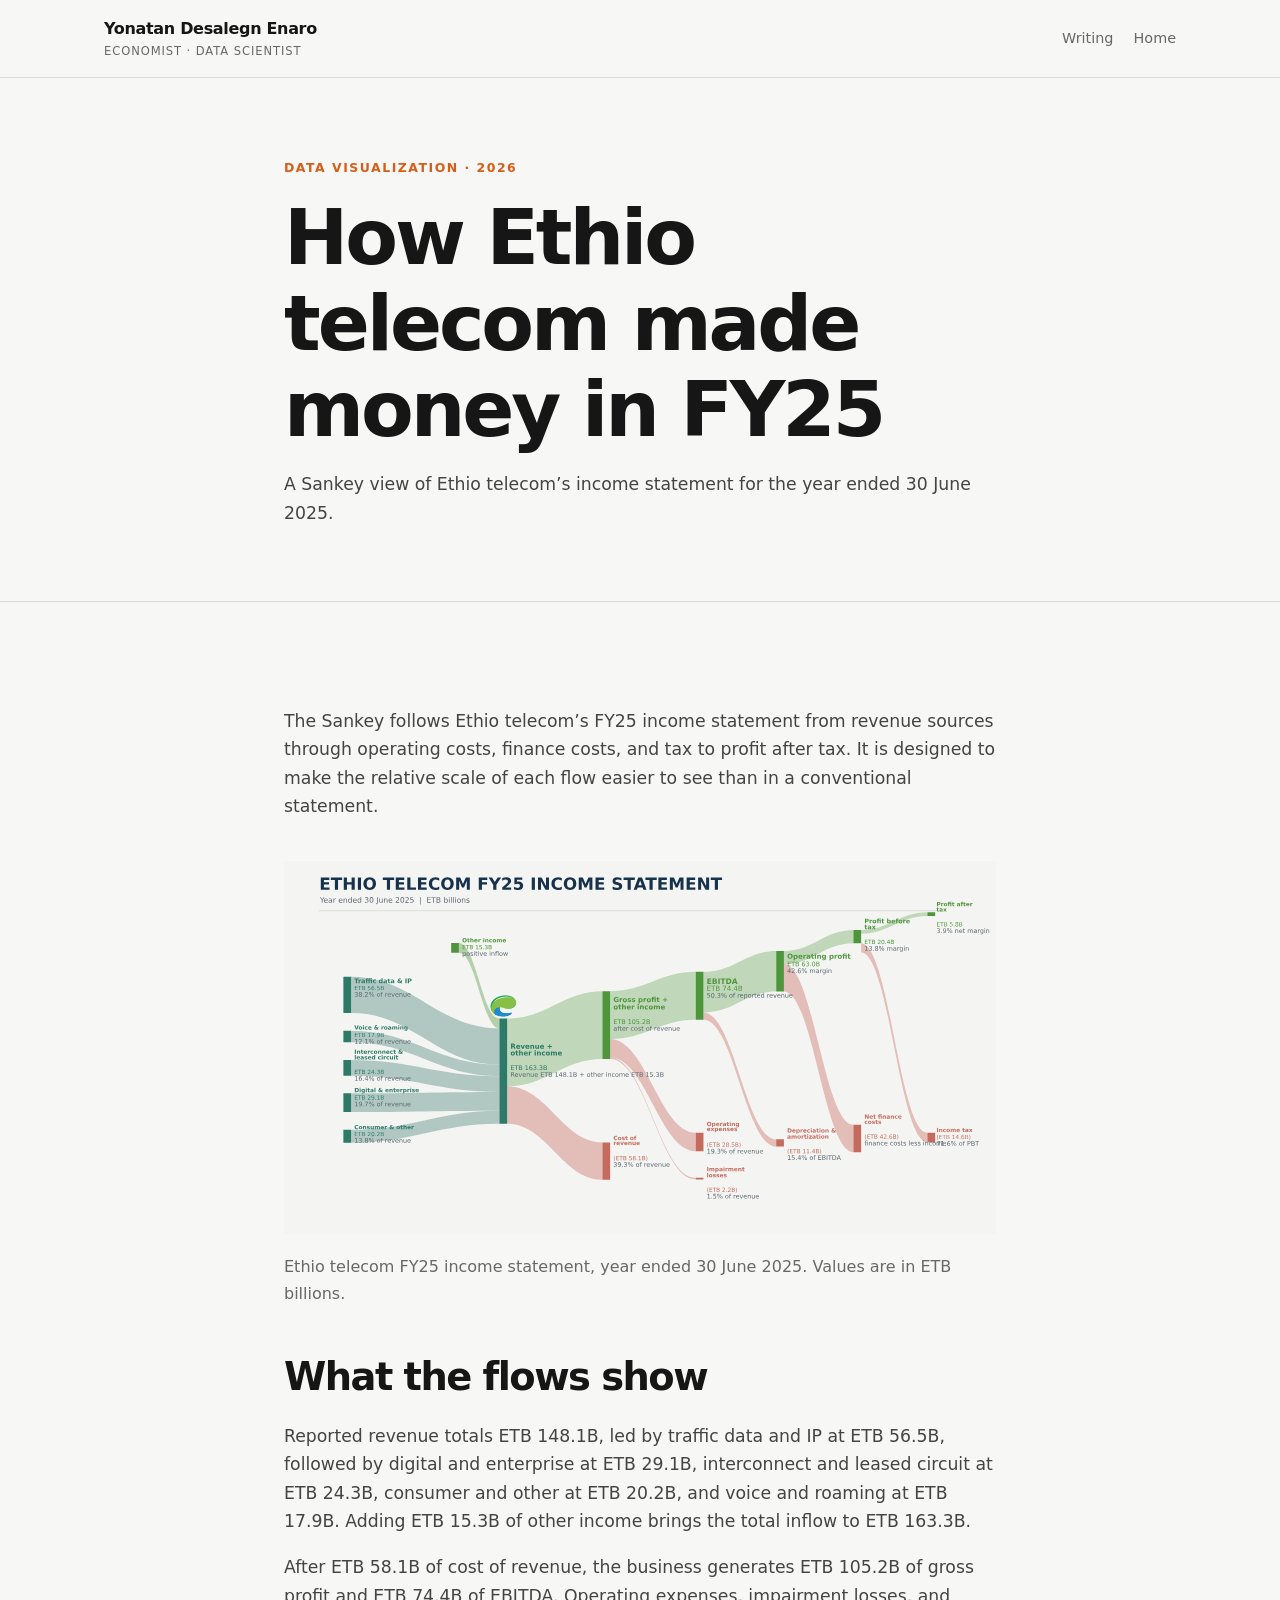
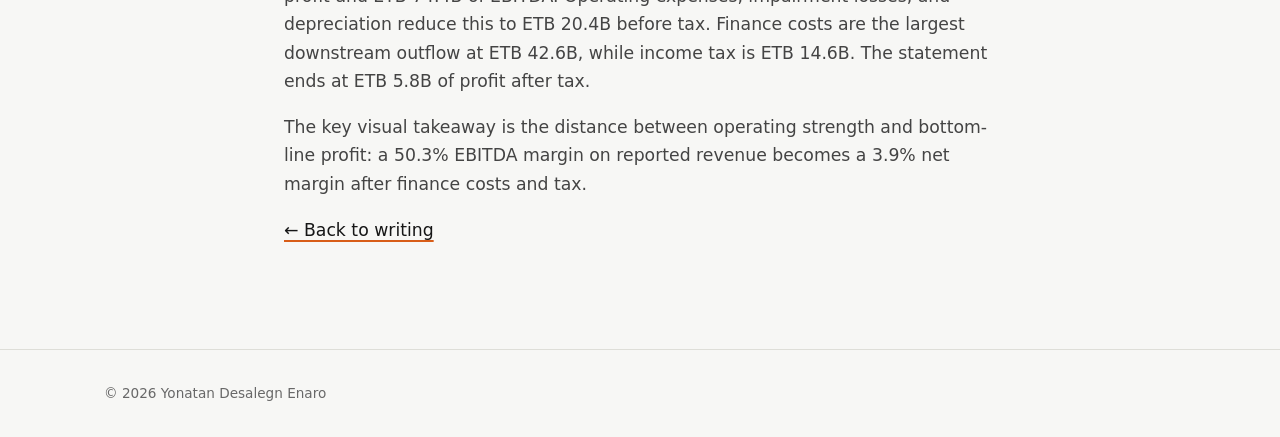
<file: blog/posts/ethio-telecom-fy25-sankey.html>
<!doctype html><html lang="en"><head><meta charset="utf-8"><meta name="viewport" content="width=device-width, initial-scale=1"><title>How Ethio telecom Made Money in FY25 — Yonatan Desalegn Enaro</title><meta name="description" content="A Sankey visualization of Ethio telecom's FY25 income statement, from ETB 148.1B revenue to ETB 5.8B profit after tax."><link rel="canonical" href="https://yambs4.github.io/blog/posts/ethio-telecom-fy25-sankey.html"><link rel="stylesheet" href="../../site.css"></head><body>
<header class="site-header"><nav class="nav"><a class="brand" href="../../index.html">Yonatan Desalegn Enaro<span>Economist · Data Scientist</span></a><div class="nav-links"><a href="../index.html">Writing</a><a href="../../index.html">Home</a></div></nav></header>
<main><article class="page-intro"><div class="wrap prose"><div class="eyebrow">Data visualization · 2026</div><h1>How Ethio telecom made money in FY25</h1><p class="lead">A Sankey view of Ethio telecom’s income statement for the year ended 30 June 2025.</p></div></article><section class="section"><div class="wrap prose"><p>The Sankey follows Ethio telecom’s FY25 income statement from revenue sources through operating costs, finance costs, and tax to profit after tax. It is designed to make the relative scale of each flow easier to see than in a conventional statement.</p><figure style="margin:2.5rem 0"><img src="../../assets/ethio-telecom-fy25-sankey.svg" alt="Sankey diagram of Ethio telecom FY25 income statement" style="width:100%;height:auto;background:#f4f5f3"><figcaption class="muted" style="margin-top:.75rem">Ethio telecom FY25 income statement, year ended 30 June 2025. Values are in ETB billions.</figcaption></figure><h2>What the flows show</h2><p>Reported revenue totals ETB 148.1B, led by traffic data and IP at ETB 56.5B, followed by digital and enterprise at ETB 29.1B, interconnect and leased circuit at ETB 24.3B, consumer and other at ETB 20.2B, and voice and roaming at ETB 17.9B. Adding ETB 15.3B of other income brings the total inflow to ETB 163.3B.</p><p>After ETB 58.1B of cost of revenue, the business generates ETB 105.2B of gross profit and ETB 74.4B of EBITDA. Operating expenses, impairment losses, and depreciation reduce this to ETB 20.4B before tax. Finance costs are the largest downstream outflow at ETB 42.6B, while income tax is ETB 14.6B. The statement ends at ETB 5.8B of profit after tax.</p><p>The key visual takeaway is the distance between operating strength and bottom-line profit: a 50.3% EBITDA margin on reported revenue becomes a 3.9% net margin after finance costs and tax.</p><p><a class="link" href="../index.html">← Back to writing</a></p></div></section></main><footer class="footer"><div class="wrap">© 2026 Yonatan Desalegn Enaro</div></footer></body></html>
</file>
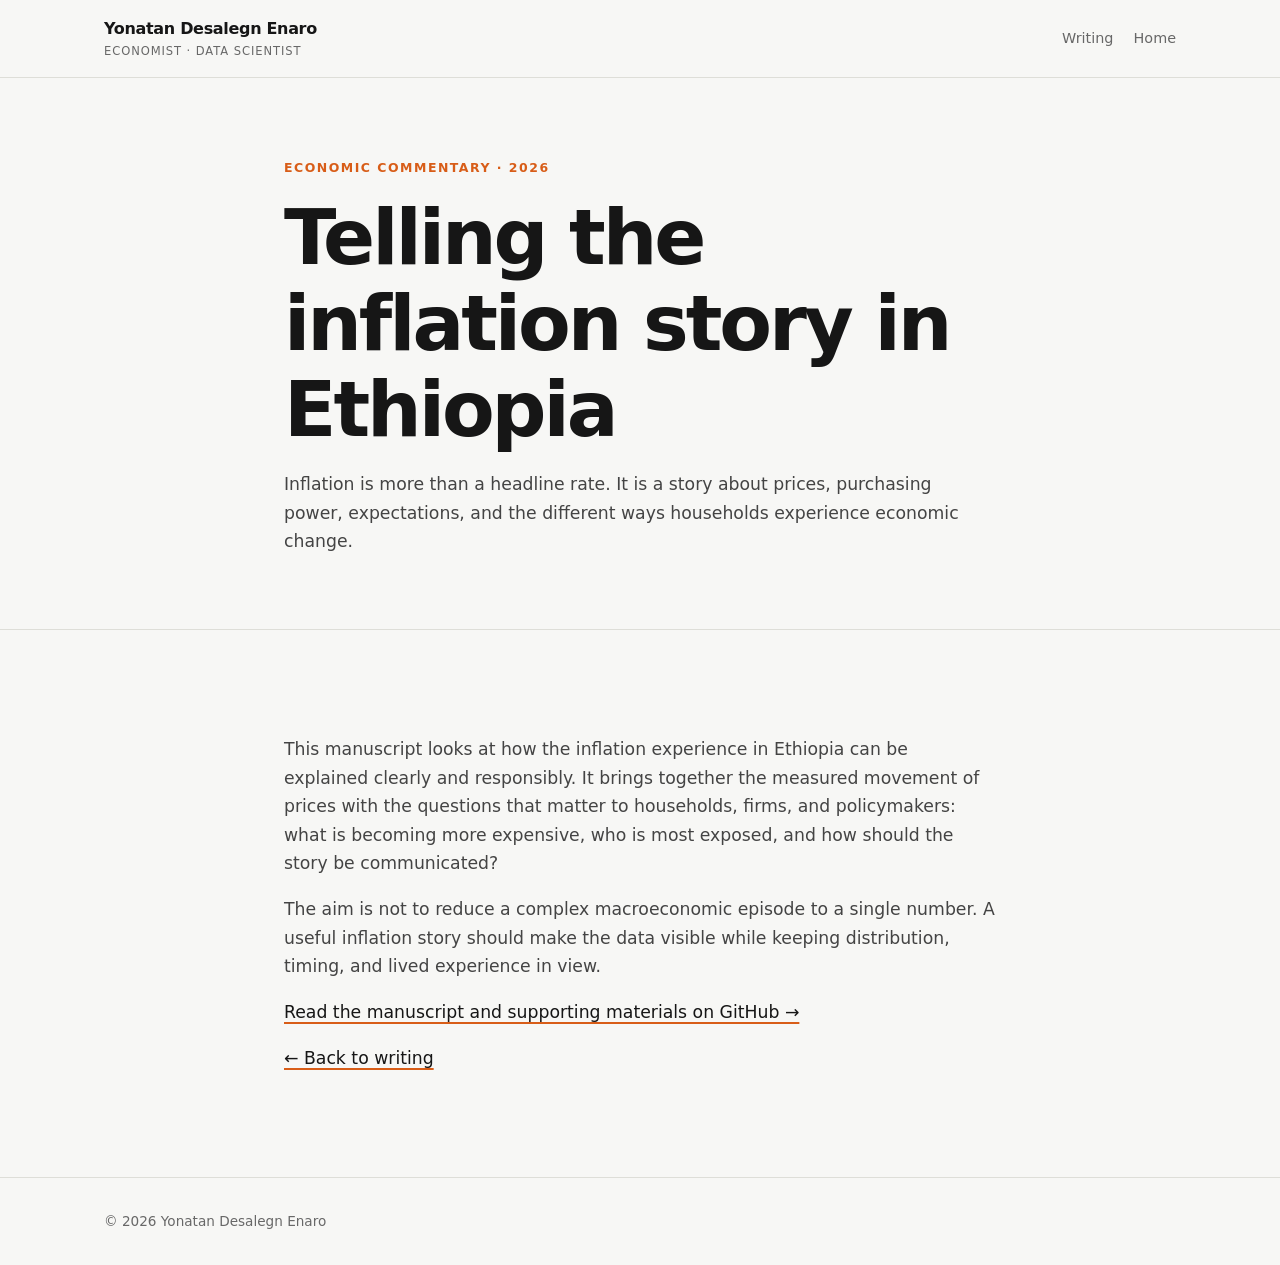
<file: blog/posts/ethiopia-inflation-story.html>
<!doctype html><html lang="en"><head><meta charset="utf-8"><meta name="viewport" content="width=device-width, initial-scale=1"><title>Telling the Inflation Story in Ethiopia — Yonatan Desalegn Enaro</title><meta name="description" content="A discussion of how to explain inflation in Ethiopia through prices, purchasing power, distribution, timing, and lived experience."><link rel="canonical" href="https://yambs4.github.io/blog/posts/ethiopia-inflation-story.html"><link rel="stylesheet" href="../../site.css"></head><body>
<header class="site-header"><nav class="nav"><a class="brand" href="../../index.html">Yonatan Desalegn Enaro<span>Economist · Data Scientist</span></a><div class="nav-links"><a href="../index.html">Writing</a><a href="../../index.html">Home</a></div></nav></header>
<main><article class="page-intro"><div class="wrap prose"><div class="eyebrow">Economic commentary · 2026</div><h1>Telling the inflation story in Ethiopia</h1><p class="lead">Inflation is more than a headline rate. It is a story about prices, purchasing power, expectations, and the different ways households experience economic change.</p></div></article><section class="section"><div class="wrap prose"><p>This manuscript looks at how the inflation experience in Ethiopia can be explained clearly and responsibly. It brings together the measured movement of prices with the questions that matter to households, firms, and policymakers: what is becoming more expensive, who is most exposed, and how should the story be communicated?</p><p>The aim is not to reduce a complex macroeconomic episode to a single number. A useful inflation story should make the data visible while keeping distribution, timing, and lived experience in view.</p><p><a class="link" href="https://github.com/yambs4/inflation-oped" target="_blank" rel="noopener">Read the manuscript and supporting materials on GitHub →</a></p><p><a class="link" href="../index.html">← Back to writing</a></p></div></section></main><footer class="footer"><div class="wrap">© 2026 Yonatan Desalegn Enaro</div></footer></body></html>
</file>
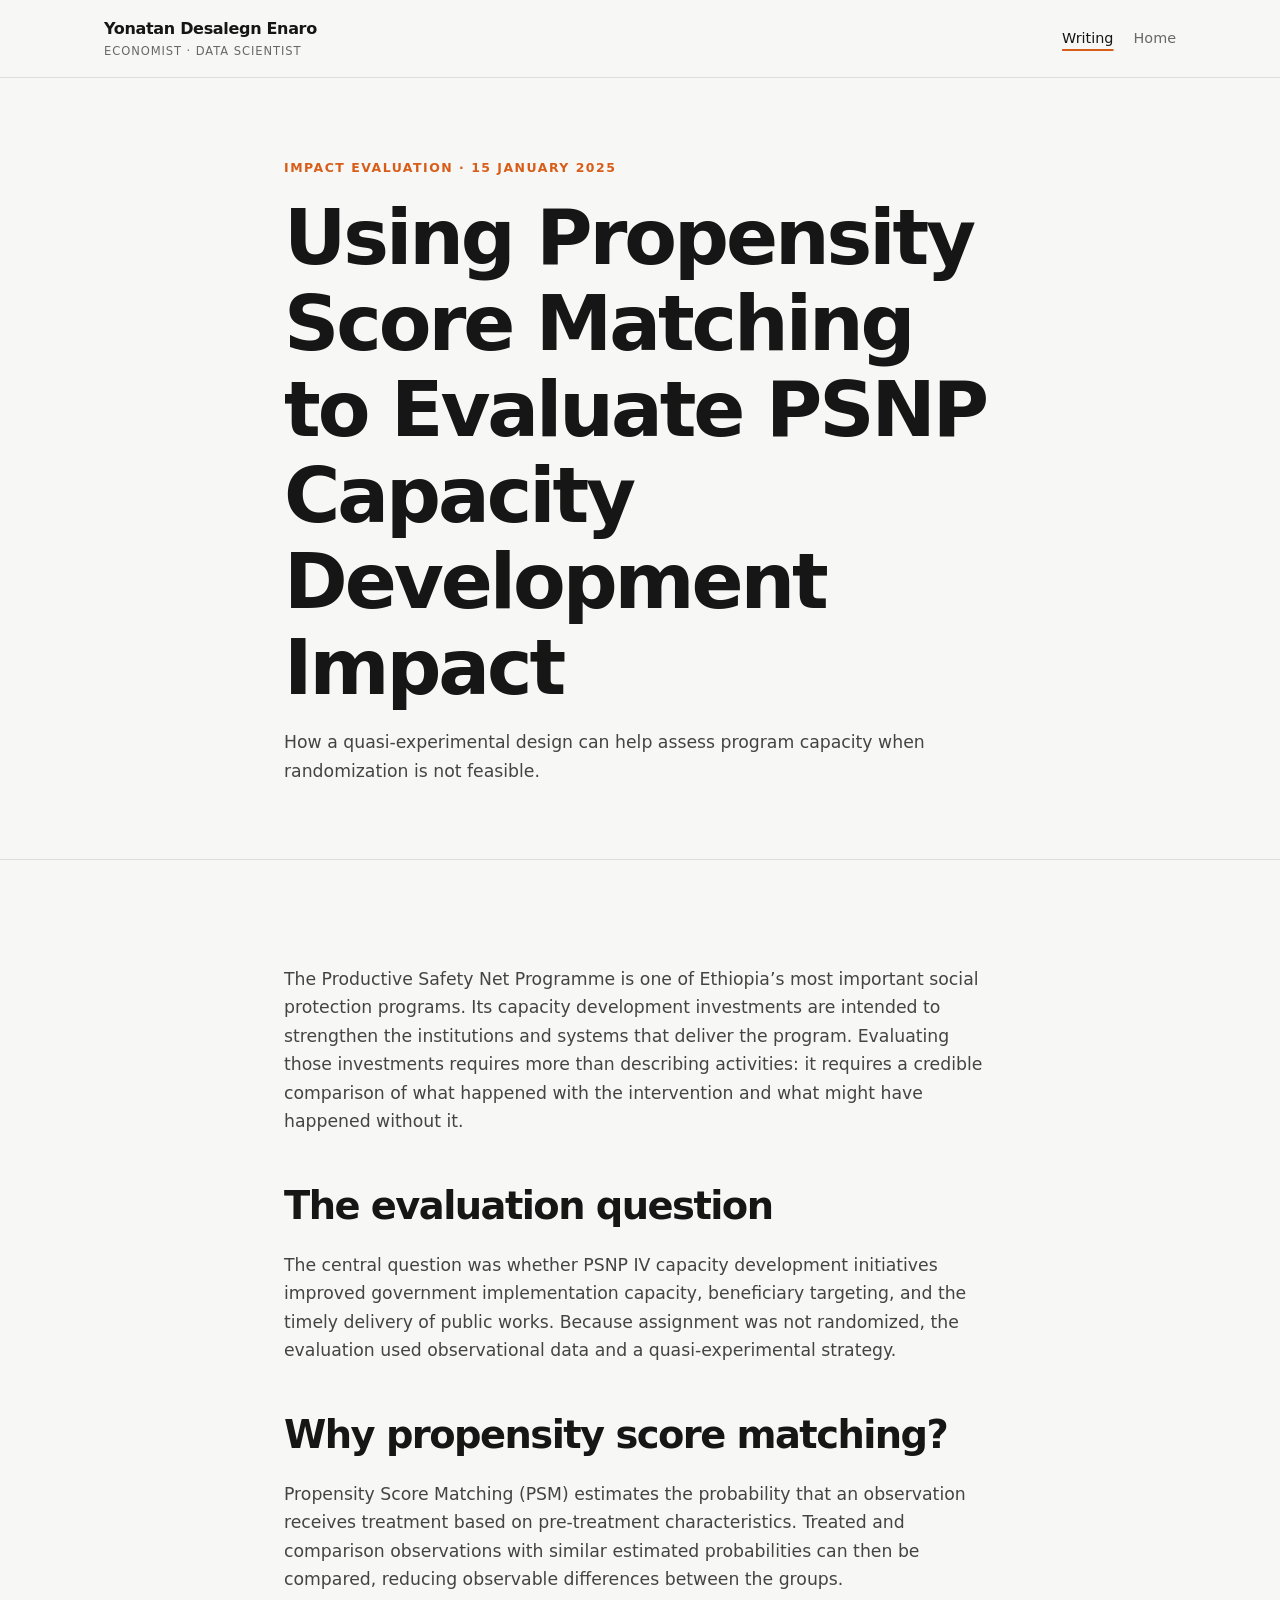
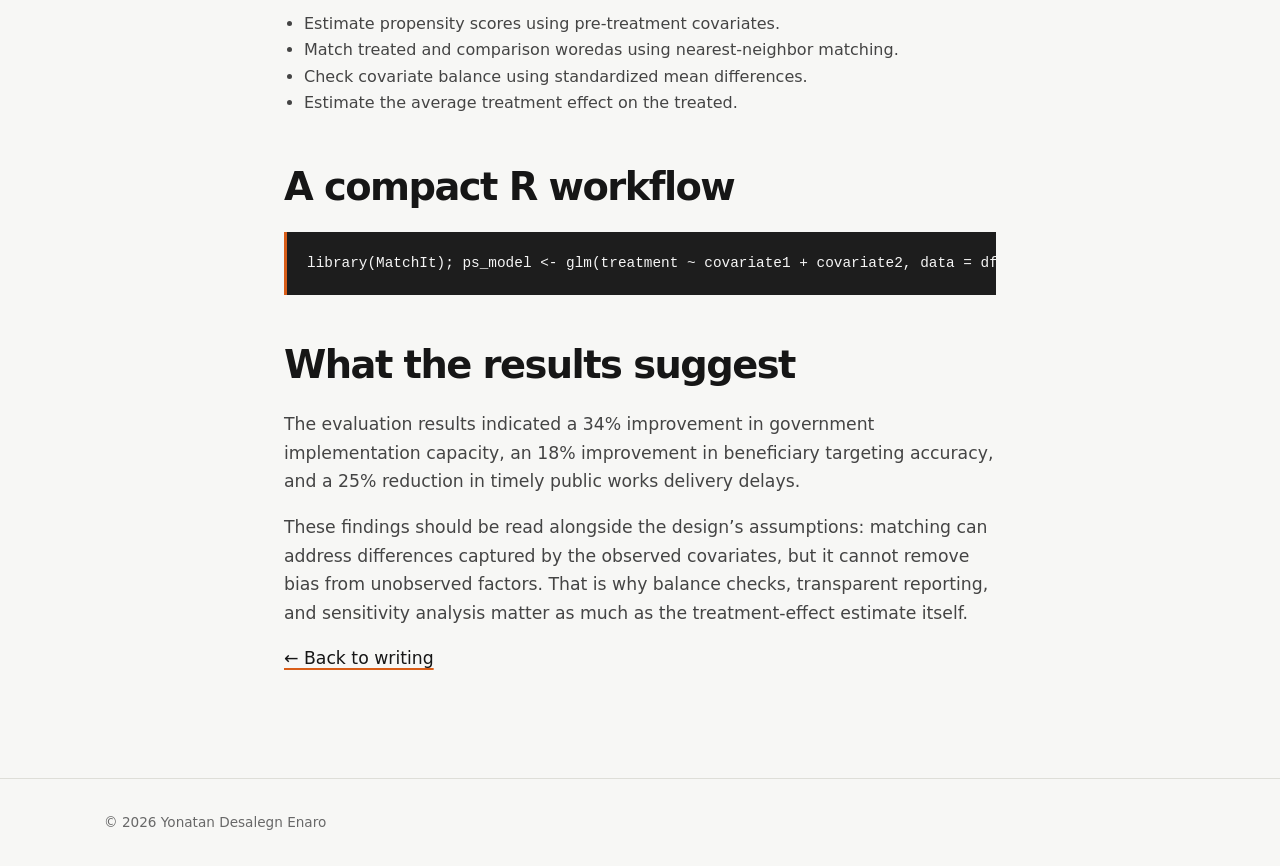
<file: blog/posts/psnp-impact-evaluation.html>
<!doctype html><html lang="en"><head><meta charset="utf-8"><meta name="viewport" content="width=device-width, initial-scale=1"><title>Using Propensity Score Matching to Evaluate PSNP Capacity Development Impact — Yonatan Desalegn Enaro</title><meta name="description" content="A practical explanation of using propensity score matching to evaluate Ethiopia's PSNP IV capacity development initiatives."><link rel="canonical" href="https://yambs4.github.io/blog/posts/psnp-impact-evaluation.html"><link rel="stylesheet" href="../../site.css"></head><body>
<header class="site-header"><nav class="nav"><a class="brand" href="../../index.html">Yonatan Desalegn Enaro<span>Economist · Data Scientist</span></a><button class="menu-button" data-menu aria-expanded="false">☰</button><div class="nav-links" data-nav><a class="active" href="../index.html">Writing</a><a href="../../index.html">Home</a></div></nav></header>
<main><article class="page-intro"><div class="wrap prose"><div class="eyebrow">Impact evaluation · 15 January 2025</div><h1>Using Propensity Score Matching to Evaluate PSNP Capacity Development Impact</h1><p class="lead">How a quasi-experimental design can help assess program capacity when randomization is not feasible.</p></div></article><section class="section"><div class="wrap prose"><p>The Productive Safety Net Programme is one of Ethiopia’s most important social protection programs. Its capacity development investments are intended to strengthen the institutions and systems that deliver the program. Evaluating those investments requires more than describing activities: it requires a credible comparison of what happened with the intervention and what might have happened without it.</p><h2>The evaluation question</h2><p>The central question was whether PSNP IV capacity development initiatives improved government implementation capacity, beneficiary targeting, and the timely delivery of public works. Because assignment was not randomized, the evaluation used observational data and a quasi-experimental strategy.</p><h2>Why propensity score matching?</h2><p>Propensity Score Matching (PSM) estimates the probability that an observation receives treatment based on pre-treatment characteristics. Treated and comparison observations with similar estimated probabilities can then be compared, reducing observable differences between the groups.</p><ul><li>Estimate propensity scores using pre-treatment covariates.</li><li>Match treated and comparison woredas using nearest-neighbor matching.</li><li>Check covariate balance using standardized mean differences.</li><li>Estimate the average treatment effect on the treated.</li></ul><h2>A compact R workflow</h2><pre><code>library(MatchIt); ps_model &lt;- glm(treatment ~ covariate1 + covariate2, data = df, family = binomial); matched &lt;- matchit(ps_model, method = "nearest", ratio = 1)</code></pre><h2>What the results suggest</h2><p>The evaluation results indicated a 34% improvement in government implementation capacity, an 18% improvement in beneficiary targeting accuracy, and a 25% reduction in timely public works delivery delays.</p><p>These findings should be read alongside the design’s assumptions: matching can address differences captured by the observed covariates, but it cannot remove bias from unobserved factors. That is why balance checks, transparent reporting, and sensitivity analysis matter as much as the treatment-effect estimate itself.</p><p><a class="link" href="../index.html">← Back to writing</a></p></div></section></main><footer class="footer"><div class="wrap">© 2026 Yonatan Desalegn Enaro</div></footer><script src="../../site.js"></script></body></html>
</file>
<file: site.css>
:root {
  --ink: #161616;
  --muted: #686868;
  --paper: #f7f7f5;
  --surface: #ffffff;
  --line: #deded8;
  --orange: #d85d18;
  --max: 1120px;
}
* { box-sizing: border-box; }
html { scroll-behavior: smooth; }
body { margin: 0; color: var(--ink); background: var(--paper); font-family: Inter, ui-sans-serif, system-ui, -apple-system, BlinkMacSystemFont, "Segoe UI", sans-serif; line-height: 1.65; }
a { color: inherit; }
.site-header { position: sticky; top: 0; z-index: 10; background: rgba(247,247,245,.94); backdrop-filter: blur(12px); border-bottom: 1px solid var(--line); }
.nav { max-width: var(--max); margin: auto; padding: 1rem 1.5rem; display: flex; align-items: center; justify-content: space-between; gap: 2rem; }
.brand { text-decoration: none; font-weight: 750; letter-spacing: -.02em; }
.brand span { display: block; color: var(--muted); font-size: .72rem; font-weight: 500; letter-spacing: .08em; text-transform: uppercase; }
.nav-links { display: flex; gap: 1.25rem; align-items: center; }
.nav-links a { color: var(--muted); text-decoration: none; font-size: .9rem; }
.nav-links a:hover, .nav-links a.active { color: var(--ink); }
.nav-links a.active { text-decoration: underline; text-decoration-color: var(--orange); text-decoration-thickness: 2px; text-underline-offset: 6px; }
.menu-button { display: none; border: 0; background: none; font-size: 1.35rem; }
.wrap { max-width: var(--max); margin: auto; padding: 0 1.5rem; }
.hero { padding: 7rem 0 6rem; border-bottom: 1px solid var(--line); }
.hero-grid { display: grid; grid-template-columns: 1.2fr .8fr; gap: 5rem; align-items: end; }
.eyebrow { color: var(--orange); font-size: .78rem; font-weight: 750; letter-spacing: .12em; text-transform: uppercase; }
h1, h2, h3 { line-height: 1.12; letter-spacing: -.04em; }
h1 { font-size: clamp(3rem, 7vw, 6.5rem); margin: 1rem 0 1.5rem; max-width: 820px; }
h2 { font-size: clamp(1.8rem, 3vw, 2.7rem); margin: 0 0 1.5rem; }
h3 { font-size: 1.18rem; margin: 0 0 .45rem; }
.lead { color: #3f3f3f; font-size: clamp(1.08rem, 2vw, 1.35rem); max-width: 700px; }
.hero-note { border-left: 2px solid var(--orange); padding-left: 1.2rem; color: var(--muted); }
.hero-note strong { display: block; color: var(--ink); font-size: 1.05rem; margin-bottom: .5rem; }
.section { padding: 5.5rem 0; border-bottom: 1px solid var(--line); }
.section-head { display: flex; justify-content: space-between; gap: 2rem; align-items: baseline; margin-bottom: 2.5rem; }
.section-head p { color: var(--muted); margin: 0; max-width: 430px; }
.grid-3 { display: grid; grid-template-columns: repeat(3, 1fr); gap: 1px; background: var(--line); border: 1px solid var(--line); }
.grid-3 > * { background: var(--surface); padding: 1.6rem; }
.number { color: var(--orange); font-size: .8rem; font-weight: 750; letter-spacing: .1em; }
.muted { color: var(--muted); }
.work-list { border-top: 1px solid var(--line); }
.work-item { display: grid; grid-template-columns: 150px 1fr auto; gap: 2rem; padding: 1.5rem 0; border-bottom: 1px solid var(--line); align-items: start; }
.work-item time, .work-item .tag { color: var(--muted); font-size: .86rem; }
.work-item p { color: var(--muted); margin: .35rem 0 0; max-width: 650px; }
.arrow { color: var(--orange); font-size: 1.25rem; text-decoration: none; }
.stats { display: grid; grid-template-columns: repeat(4, 1fr); gap: 2rem; }
.stat { border-top: 2px solid var(--ink); padding-top: .8rem; }
.stat strong { display: block; font-size: 2.2rem; letter-spacing: -.06em; }
.stat span { color: var(--muted); font-size: .88rem; }
.link { color: var(--ink); text-decoration-color: var(--orange); text-decoration-thickness: 2px; text-underline-offset: 4px; }
.cta { background: var(--ink); color: white; }
.cta .muted { color: #bdbdb8; }
.cta .link { color: white; }
.footer { padding: 2rem 0; color: var(--muted); font-size: .85rem; }
.page-intro { padding: 5rem 0 3.5rem; border-bottom: 1px solid var(--line); }
.page-intro h1 { font-size: clamp(2.8rem, 6vw, 5.5rem); margin-bottom: 1rem; }
.prose { max-width: 760px; }
.prose p { font-size: 1.08rem; color: #444; }
.prose h2 { margin-top: 3rem; }
.prose ul { padding-left: 1.25rem; color: #444; }
.prose pre { padding: 1.25rem; overflow-x: auto; background: #1d1d1d; color: #f5f5f5; border-left: 3px solid var(--orange); }
.prose code { font-family: ui-monospace, SFMono-Regular, Consolas, monospace; font-size: .9rem; }
.prose figure { margin-left: 0; margin-right: 0; }
.two-col { display: grid; grid-template-columns: 1fr 1fr; gap: 4rem; }
.list { list-style: none; padding: 0; margin: 0; }
.list li { padding: .7rem 0; border-bottom: 1px solid var(--line); }
.list li::before { content: "↗"; color: var(--orange); margin-right: .65rem; }
.tag { display: inline-block; color: var(--orange); font-size: .74rem; font-weight: 700; letter-spacing: .1em; text-transform: uppercase; }
@media (max-width: 760px) {
  .nav { padding: .9rem 1rem; }
  .menu-button { display: block; }
  .nav-links { display: none; position: absolute; left: 0; right: 0; top: 100%; padding: 1rem; background: var(--paper); border-bottom: 1px solid var(--line); flex-direction: column; align-items: flex-start; }
  .nav-links.open { display: flex; }
  .wrap { padding: 0 1rem; }
  .hero { padding: 4.5rem 0 4rem; }
  .hero-grid, .two-col { grid-template-columns: 1fr; gap: 2rem; }
  .grid-3, .stats { grid-template-columns: 1fr 1fr; }
  .work-item { grid-template-columns: 1fr auto; gap: .5rem 1rem; }
  .work-item time { grid-column: 1 / -1; }
  .section { padding: 4rem 0; }
  .section-head { display: block; }
  .section-head p { margin-top: .75rem; }
}
</file>
